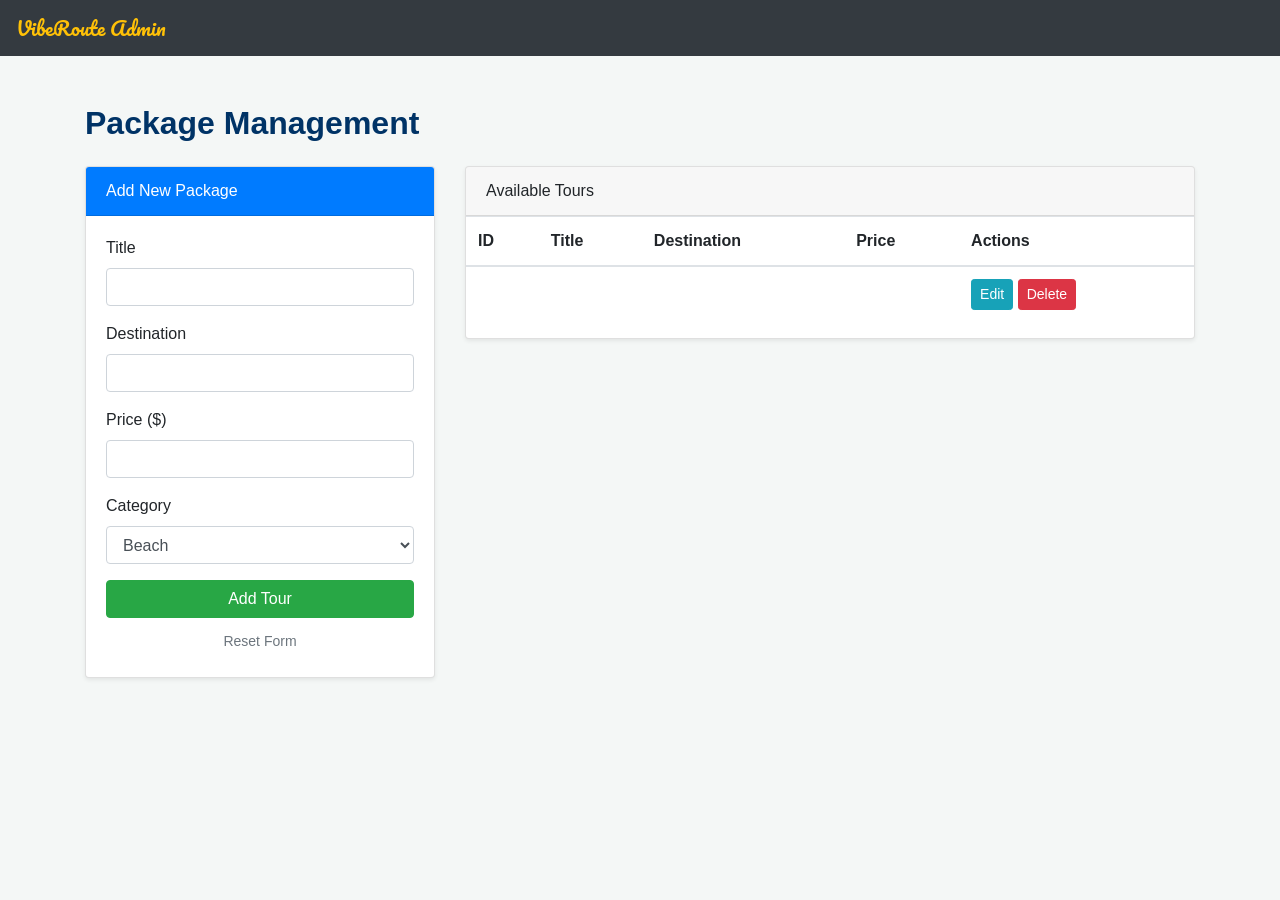
<file: src/main/resources/templates/admin_packages.html>
<!DOCTYPE html>
<html xmlns:th="http://www.thymeleaf.org">
<head>
    <meta charset="UTF-8">
    <title>VibeRoute - Admin Packages</title>

    <link rel="stylesheet"
          href="https://stackpath.bootstrapcdn.com/bootstrap/4.5.2/css/bootstrap.min.css">

    <link rel="stylesheet" th:href="@{/css/styles.css}">

    <link href="https://fonts.googleapis.com/css2?family=Pacifico&display=swap"
          rel="stylesheet">
</head>

<body style="background: #f4f7f6;">

<nav class="navbar navbar-expand-lg bg-dark">
    <a class="navbar-brand text-warning"
       th:href="@{/}"
       style="font-family: 'Pacifico', cursive;">
        VibeRoute Admin
    </a>
</nav>

<div class="container mt-5">

    <h2 class="mb-4"
        style="color: #003366; font-weight: bold;">
        Package Management
    </h2>

    <div class="row">

        <!-- FORM -->
        <div class="col-md-4">

            <div class="card shadow-sm">

                <div class="card-header bg-primary text-white"
                     id="formTitle">
                    Add New Package
                </div>

                <div class="card-body">

                    <form th:action="@{/admin/packages/add}"
                          method="post"
                          id="packageForm">

                        <input type="hidden" name="id">

                        <div class="form-group">
                            <label>Title</label>
                            <input type="text"
                                   name="title"
                                   class="form-control"
                                   required>
                        </div>

                        <div class="form-group">
                            <label>Destination</label>
                            <input type="text"
                                   name="destination"
                                   class="form-control"
                                   required>
                        </div>

                        <div class="form-group">
                            <label>Price ($)</label>
                            <input type="number"
                                   step="0.01"
                                   name="price"
                                   class="form-control"
                                   required>
                        </div>

                        <div class="form-group">
                            <label>Category</label>

                            <select name="category"
                                    class="form-control">

                                <option value="Beach">Beach</option>
                                <option value="Cultural">Cultural</option>
                                <option value="Adventure">Adventure</option>

                            </select>
                        </div>

                        <button type="submit"
                                class="btn btn-success btn-block"
                                id="submitBtn">
                            Add Tour
                        </button>

                        <a th:href="@{/admin/packages}"
                           class="btn btn-link btn-block btn-sm text-muted">
                            Reset Form
                        </a>

                    </form>

                </div>
            </div>
        </div>

        <!-- TABLE -->
        <div class="col-md-8">

            <div class="card shadow-sm">

                <div class="card-header">
                    Available Tours
                </div>

                <div class="table-responsive">

                    <table class="table">

                        <thead>
                        <tr>
                            <th>ID</th>
                            <th>Title</th>
                            <th>Destination</th>
                            <th>Price</th>
                            <th>Actions</th>
                        </tr>
                        </thead>

                        <tbody>

                        <tr th:each="p : ${packages}">

                            <td th:text="${p.id}"></td>

                            <td th:text="${p.title}"></td>

                            <td th:text="${p.destination}"></td>

                            <td th:text="'$' + ${p.price}"></td>

                            <td>

                                <button class="btn btn-sm btn-info"

                                        th:data-id="${p.id}"
                                        th:data-title="${p.title}"
                                        th:data-destination="${p.destination}"
                                        th:data-price="${p.price}"
                                        th:data-category="${p.category}"

                                        onclick="fillEditForm(
                                            this.dataset.id,
                                            this.dataset.title,
                                            this.dataset.destination,
                                            this.dataset.price,
                                            this.dataset.category
                                        )">

                                    Edit

                                </button>

                                <!-- DELETE -->
                                <a th:href="@{'/admin/packages/delete/' + ${p.id}}"
                                   class="btn btn-sm btn-danger"
                                   onclick="return confirm('Delete this package?')">

                                    Delete

                                </a>

                            </td>

                        </tr>

                        </tbody>

                    </table>

                </div>
            </div>
        </div>

    </div>
</div>

<script>

    function fillEditForm(id, title, dest, price, cat) {

        document.getElementById('formTitle').innerText =
            "Edit Package: " + id;

        document.getElementsByName('id')[0].value = id;

        document.getElementsByName('title')[0].value = title;

        document.getElementsByName('destination')[0].value = dest;

        document.getElementsByName('price')[0].value = price;

        document.getElementsByName('category')[0].value = cat;

        document.getElementById('submitBtn').innerText =
            "Update Tour";

        document.getElementById('packageForm').action =
            "/admin/packages/update";
    }

</script>

</body>
</html>
</file>
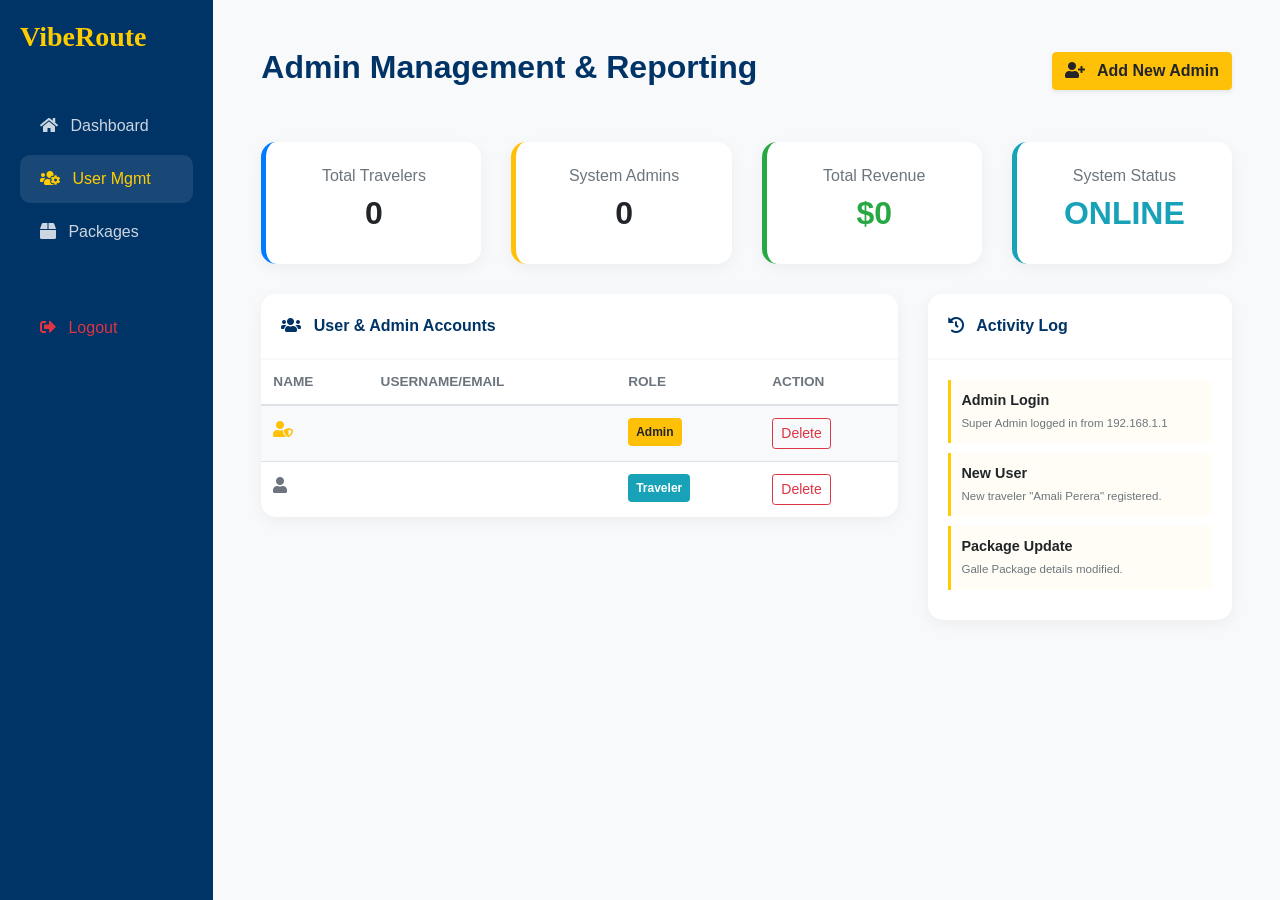
<file: src/main/resources/templates/admin_users.html>
<!DOCTYPE html>
<html xmlns:th="http://www.thymeleaf.org">
<head>
    <meta charset="UTF-8">
    <meta name="viewport" content="width=device-width, initial-scale=1.0">
    <title>Admin Dashboard - VibeRoute</title>
    <link rel="stylesheet" href="https://stackpath.bootstrapcdn.com/bootstrap/4.5.2/css/bootstrap.min.css">
    <link rel="stylesheet" th:href="@{/css/styles.css}">
    <link rel="stylesheet" href="https://cdnjs.cloudflare.com/ajax/libs/font-awesome/5.15.3/css/all.min.css">
    <style>
        .admin-sidebar {
            background: #003366;
            min-height: 100vh;
            color: white;
            padding: 20px;
        }
        .admin-card {
            border: none;
            border-radius: 15px;
            box-shadow: 0 4px 15px rgba(0,0,0,0.05);
            margin-bottom: 30px;
        }
        .card-header-custom {
            background: white;
            border-bottom: 2px solid #f8f9fa;
            padding: 20px;
            border-radius: 15px 15px 0 0;
            font-weight: bold;
            color: #003366;
            display: flex;
            justify-content: space-between;
            align-items: center;
        }
        .nav-link-admin {
            color: rgba(255,255,255,0.8);
            padding: 12px 20px;
            border-radius: 10px;
            margin-bottom: 5px;
            display: block;
            text-decoration: none;
            transition: all 0.3s;
        }
        .nav-link-admin:hover, .nav-link-admin.active {
            background: rgba(255,255,255,0.1);
            color: #ffcc00;
        }
        .table-custom th {
            border-top: none;
            color: #6c757d;
            font-size: 0.85rem;
            text-transform: uppercase;
        }
        .log-item {
            padding: 10px;
            border-left: 3px solid #ffcc00;
            background: #fffdf5;
            margin-bottom: 10px;
            border-radius: 0 5px 5px 0;
            font-size: 0.9rem;
        }
    </style>
</head>
<body style="background: #f8f9fa;">

<div class="container-fluid">
    <div class="row">
        <!-- Sidebar -->
        <div class="col-md-2 admin-sidebar d-none d-md-block">
            <h3 class="font-weight-bold mb-5" style="font-family: 'Pacifico'; color: #ffcc00;">VibeRoute</h3>
            <a th:href="@{/}" class="nav-link-admin"><i class="fas fa-home mr-2"></i> Dashboard</a>
            <a th:href="@{/admin/users}" class="nav-link-admin active"><i class="fas fa-users-cog mr-2"></i> User Mgmt</a>
            <a th:href="@{/admin/packages}" class="nav-link-admin"><i class="fas fa-box mr-2"></i> Packages</a>
            <a th:href="@{/logout}" class="nav-link-admin mt-5 text-danger"><i class="fas fa-sign-out-alt mr-2"></i> Logout</a>
        </div>

        <!-- Main Content -->
        <div class="col-md-10 p-5">
            <div class="d-flex justify-content-between align-items-center mb-5">
                <h2 class="font-weight-bold" style="color: #003366;">Admin Management & Reporting</h2>
                <button class="btn btn-warning font-weight-bold shadow-sm" data-toggle="modal" data-target="#addAdminModal">
                    <i class="fas fa-user-plus mr-2"></i> Add New Admin
                </button>
            </div>

            <div class="row">
                <!-- Statistics -->
                <div class="col-md-3">
                    <div class="card admin-card p-4 text-center border-left border-primary" style="border-width: 5px !important;">
                        <h6 class="text-muted">Total Travelers</h6>
                        <h2 class="font-weight-bold" th:text="${#lists.size(users)}">0</h2>
                    </div>
                </div>
                <div class="col-md-3">
                    <div class="card admin-card p-4 text-center border-left border-warning" style="border-width: 5px !important;">
                        <h6 class="text-muted">System Admins</h6>
                        <h2 class="font-weight-bold" th:text="${#lists.size(admins)}">0</h2>
                    </div>
                </div>
                <div class="col-md-3">
                    <div class="card admin-card p-4 text-center border-left border-success" style="border-width: 5px !important;">
                        <h6 class="text-muted">Total Revenue</h6>
                        <h2 class="font-weight-bold text-success">$<span th:text="${#aggregates.sum(bookings.![totalAmount])}">0</span></h2>
                    </div>
                </div>
                <div class="col-md-3">
                    <div class="card admin-card p-4 text-center border-left border-info" style="border-width: 5px !important;">
                        <h6 class="text-muted">System Status</h6>
                        <h2 class="font-weight-bold text-info">ONLINE</h2>
                    </div>
                </div>
            </div>

            <div class="row">
                <!-- User & Admin Lists -->
                <div class="col-md-8">
                    <div class="card admin-card">
                        <div class="card-header-custom">
                            <span><i class="fas fa-users mr-2"></i> User & Admin Accounts</span>
                        </div>
                        <div class="card-body p-0">
                            <table class="table table-custom table-hover mb-0">
                                <thead>
                                <tr>
                                    <th>Name</th>
                                    <th>Username/Email</th>
                                    <th>Role</th>
                                    <th>Action</th>
                                </tr>
                                </thead>
                                <tbody>
                                <!-- Admins -->
                                <tr th:each="a : ${admins}" class="bg-light">
                                    <td><i class="fas fa-user-shield text-warning mr-2"></i> <span th:text="${a.fullName}"></span></td>
                                    <td th:text="${a.username}"></td>
                                    <td><span class="badge badge-warning p-2" th:text="${a.adminRole}">Admin</span></td>
                                    <td><a th:href="@{'/admin/delete-admin/' + ${a.username}}" class="btn btn-sm btn-outline-danger" onclick="return confirm('Delete admin?')">Delete</a></td>
                                </tr>
                                <!-- Regular Users -->
                                <tr th:each="u : ${users}">
                                    <td><i class="fas fa-user text-muted mr-2"></i> <span th:text="${u.fullName}"></span></td>
                                    <td th:text="${u.username}"></td>
                                    <td><span class="badge badge-info p-2">Traveler</span></td>
                                    <td><a th:href="@{'/admin/delete-user/' + ${u.username}}" class="btn btn-sm btn-outline-danger" onclick="return confirm('Delete user?')">Delete</a></td>
                                </tr>
                                </tbody>
                            </table>
                        </div>
                    </div>
                </div>

                <!-- Activity Log -->
                <div class="col-md-4">
                    <div class="card admin-card">
                        <div class="card-header-custom">
                            <span><i class="fas fa-history mr-2"></i> Activity Log</span>
                        </div>
                        <div class="card-body">
                            <div class="log-item">
                                <strong>Admin Login</strong><br>
                                <small class="text-muted">Super Admin logged in from 192.168.1.1</small>
                            </div>
                            <div class="log-item">
                                <strong>New User</strong><br>
                                <small class="text-muted">New traveler "Amali Perera" registered.</small>
                            </div>
                            <div class="log-item">
                                <strong>Package Update</strong><br>
                                <small class="text-muted">Galle Package details modified.</small>
                            </div>
                        </div>
                    </div>
                </div>
            </div>
        </div>
    </div>
</div>

<!-- Add Admin Modal -->
<div class="modal fade" id="addAdminModal" tabindex="-1" role="dialog">
    <div class="modal-dialog modal-dialog-centered" role="document">
        <div class="modal-content border-0 shadow-lg" style="border-radius: 15px;">
            <div class="modal-header bg-dark text-warning">
                <h5 class="modal-title font-weight-bold">Register New Admin</h5>
                <button type="button" class="close text-white" data-dismiss="modal">&times;</button>
            </div>
            <div class="modal-body p-4">
                <form th:action="@{/admin/add}" method="post">
                    <div class="form-group">
                        <label>Full Name</label>
                        <input type="text" name="fullName" class="form-control" required>
                    </div>
                    <div class="form-group">
                        <label>Username / Email</label>
                        <input type="email" name="username" class="form-control" required>
                    </div>
                    <div class="form-group">
                        <label>Password</label>
                        <input type="password" name="password" class="form-control" required>
                    </div>
                    <div class="form-group">
                        <label>Admin Role</label>
                        <select name="adminRole" class="form-control">
                            <option value="Manager">Manager</option>
                            <option value="SuperAdmin">Super Admin</option>
                            <option value="Moderator">Moderator</option>
                        </select>
                    </div>
                    <!-- Hidden defaults for User inheritance -->
                    <input type="hidden" name="phone" value="000-000">
                    <input type="hidden" name="country" value="Sri Lanka">
                    <input type="hidden" name="birthday" value="1990-01-01">
                    <input type="hidden" name="nicPassport" value="N/A">
                    <input type="hidden" name="gender" value="Other">

                    <button type="submit" class="btn btn-warning btn-block font-weight-bold py-3 mt-4">Create Admin Account</button>
                </form>
            </div>
        </div>
    </div>
</div>

<script src="https://code.jquery.com/jquery-3.5.1.slim.min.js"></script>
<script src="https://cdn.jsdelivr.net/npm/@popperjs/core@2.5.4/dist/umd/popper.min.js"></script>
<script src="https://stackpath.bootstrapcdn.com/bootstrap/4.5.2/js/bootstrap.min.js"></script>
</body>
</html>
</file>
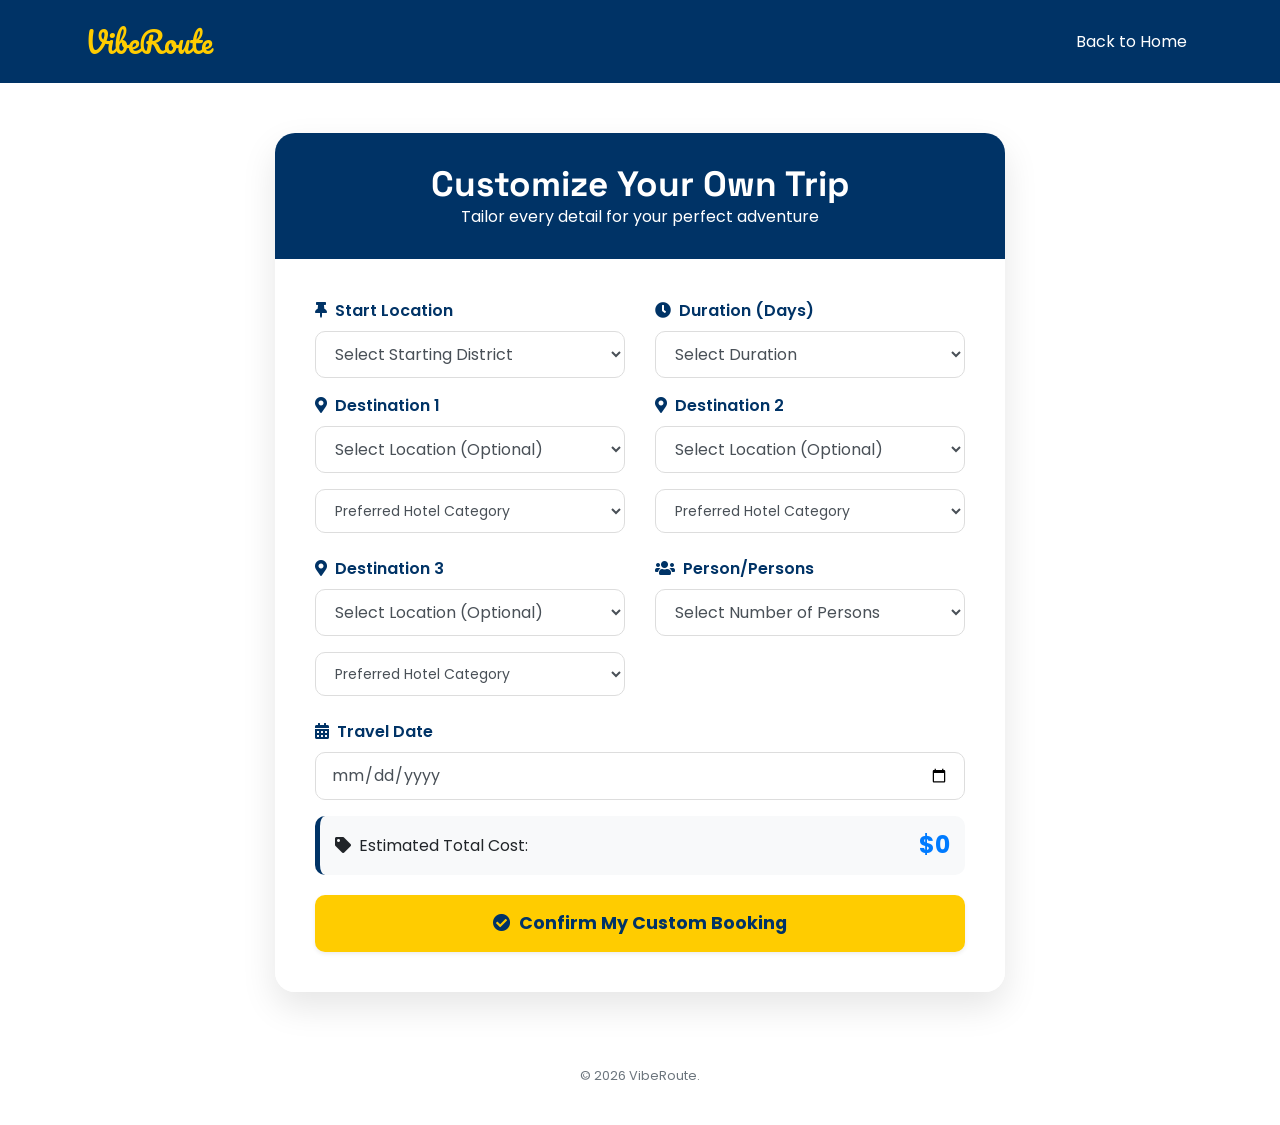
<file: src/main/resources/templates/Customize.html>
<!DOCTYPE html>
<html xmlns:th="http://www.thymeleaf.org">
<head>
    <meta charset="UTF-8">
    <meta name="viewport" content="width=device-width, initial-scale=1.0">
    <title>Customize Your Own Trip - VibeRoute</title>
    <link rel="stylesheet" href="https://stackpath.bootstrapcdn.com/bootstrap/4.5.2/css/bootstrap.min.css">
    <link rel="stylesheet" th:href="@{/css/styles.css}">
    <link rel="stylesheet" href="https://cdnjs.cloudflare.com/ajax/libs/font-awesome/5.15.3/css/all.min.css">
    <link href="https://fonts.googleapis.com/css2?family=Pacifico&family=Space+Grotesk:wght@300..700&family=Poppins:wght@300;400;600&display=swap" rel="stylesheet">
    <style>
        body {
            background: linear-gradient(rgba(255, 255, 255, 0.9), rgba(255, 255, 255, 0.9)),
                        url('https://images.unsplash.com/photo-1506744038136-46273834b3fb?w=1600') no-repeat center center fixed;
            background-size: cover;
            font-family: 'Poppins', sans-serif;
        }
        .navbar {
            background-color: #003366 !important;
            padding: 15px 0;
        }
        .navbar-brand {
            font-family: 'Pacifico', cursive;
            font-size: 1.8rem;
            color: #ffcc00 !important;
        }
        .customize-container {
            margin-top: 50px;
            margin-bottom: 50px;
        }
        .customize-card {
            border: none;
            border-radius: 20px;
            box-shadow: 0 15px 35px rgba(0,0,0,0.1);
            overflow: hidden;
            background: rgba(255, 255, 255, 0.95);
        }
        .card-header-custom {
            background: #003366;
            color: white;
            padding: 30px;
            text-align: center;
        }
        .card-header-custom h2 {
            font-family: 'Space Grotesk', sans-serif;
            font-weight: 700;
            margin-bottom: 0;
            font-size: 2.2rem;
        }
        .form-section {
            padding: 40px;
        }
        .form-group label {
            font-weight: 600;
            color: #003366;
        }
        .form-control {
            border-radius: 10px;
            padding: 10px 15px;
            border: 1px solid #ddd;
            height: auto;
        }
        .form-control:focus {
            box-shadow: 0 0 10px rgba(0, 51, 102, 0.2);
            border-color: #003366;
        }
        .btn-confirm {
            background: #ffcc00;
            color: #003366;
            font-weight: bold;
            padding: 15px;
            border-radius: 10px;
            font-size: 1.1rem;
            transition: all 0.3s ease;
            border: none;
            margin-top: 20px;
        }
        .btn-confirm:hover {
            background: #e6b800;
            transform: translateY(-3px);
            box-shadow: 0 5px 15px rgba(0,0,0,0.2);
        }
        .price-badge {
            background: #f8f9fa;
            padding: 15px;
            border-radius: 10px;
            border-left: 5px solid #003366;
            margin-bottom: 20px;
        }
    </style>
</head>
<body>
<nav class="navbar navbar-expand-lg">
    <div class="container">
        <a class="navbar-brand" th:href="@{/}">VibeRoute</a>
        <div class="navbar-nav ml-auto">
            <a class="nav-link text-white" th:href="@{/}">Back to Home</a>
        </div>
    </div>
</nav>

<div class="container customize-container">
    <div class="row justify-content-center">
        <div class="col-md-8">
            <div class="card customize-card">
                <div class="card-header-custom">
                    <h2>Customize Your Own Trip</h2>
                    <p class="mb-0">Tailor every detail for your perfect adventure</p>
                </div>
                <div class="form-section">
                    <form th:action="@{/book}" method="post">
                        <input type="hidden" name="bookingId" th:value="${booking != null ? booking.bookingId : ''}">
                        <input type="hidden" name="packageId" th:value="${tp != null ? tp.id : (booking != null ? booking.packageId : '')}">

                        <div class="row">
                            <div class="col-md-6">
                                <div class="form-group">
                                    <label><i class="fas fa-thumbtack mr-2"></i>Start Location</label>
                                    <select class="form-control" name="startLocation" required>
                                        <option value="" disabled selected>Select Starting District</option>
                                        <option value="Colombo">Colombo</option>
                                        <option value="Gampaha">Gampaha</option>
                                        <option value="Kalutara">Kalutara</option>
                                        <option value="Kandy">Kandy</option>
                                        <option value="Matale">Matale</option>
                                        <option value="Nuwara Eliya">Nuwara Eliya</option>
                                        <option value="Galle">Galle</option>
                                        <option value="Matara">Matara</option>
                                        <option value="Hambantota">Hambantota</option>
                                        <option value="Jaffna">Jaffna</option>
                                        <option value="Kilinochchi">Kilinochchi</option>
                                        <option value="Mannar">Mannar</option>
                                        <option value="Vavuniya">Vavuniya</option>
                                        <option value="Mullaitivu">Mullaitivu</option>
                                        <option value="Batticaloa">Batticaloa</option>
                                        <option value="Ampara">Ampara</option>
                                        <option value="Trincomalee">Trincomalee</option>
                                        <option value="Kurunegala">Kurunegala</option>
                                        <option value="Puttalam">Puttalam</option>
                                        <option value="Anuradhapura">Anuradhapura</option>
                                        <option value="Polonnaruwa">Polonnaruwa</option>
                                        <option value="Badulla">Badulla</option>
                                        <option value="Moneragala">Moneragala</option>
                                        <option value="Ratnapura">Ratnapura</option>
                                        <option value="Kegalle">Kegalle</option>
                                    </select>
                                </div>
                            </div>
                            <div class="col-md-6">
                                <div class="form-group">
                                    <label><i class="fas fa-clock mr-2"></i>Duration (Days)</label>
                                    <select class="form-control" name="duration" required>
                                        <option value="" disabled selected>Select Duration</option>
                                        <option value="1">1 Day</option>
                                        <option value="2">2 Days</option>
                                        <option value="3">3 Days</option>
                                        <option value="4">4 Days</option>
                                        <option value="5">5 Days</option>
                                        <option value="7">1 Week</option>
                                        <option value="10">10 Days</option>
                                        <option value="14">2 Weeks</option>
                                    </select>
                                </div>
                            </div>
                        </div>
                        <div class="row">
                            <div class="col-md-6">
                                <div class="form-group">
                                    <label><i class="fas fa-map-marker-alt mr-2"></i>Destination 1</label>
                                    <select class="form-control" name="destination1">
                                        <option value="" selected>Select Location (Optional)</option>
                                        <option value="Sigiriya">Sigiriya Rock</option>
                                        <option value="Temple of the Tooth">Temple of the Tooth</option>
                                        <option value="Udawalawe National Park">Udawalawe National Park</option>
                                        <option value="Horton Plains National Park">Horton Plains National Park</option>
                                        <option value="Yala National Park">Yala National Park</option>
                                        <option value="Galle Dutch Fort">Galle Dutch Fort</option>
                                        <option value="Sri Pada / Adam's Peak">Sri Pada / Adam's Peak</option>
                                        <option value="Mirissa Beach">Mirissa Beach</option>
                                        <option value="Pinnawala">Pinnawala Elephant Orphanage</option>
                                        <option value="Wilpattu National Park">Wilpattu National Park</option>
                                        <option value="Weligama">Weligama Bay</option>
                                    </select>
                                </div>
                                <div class="form-group mb-4">
                                    <select class="form-control form-control-sm" name="hotel1">
                                        <option value="" selected>Preferred Hotel Category</option>
                                        <option value="5">5 Star Hotel</option>
                                        <option value="4">4 Star Hotel</option>
                                        <option value="3">3 Star Hotel</option>
                                    </select>
                                </div>
                            </div>
                            <div class="col-md-6">
                                <div class="form-group">
                                    <label><i class="fas fa-map-marker-alt mr-2"></i>Destination 2</label>
                                    <select class="form-control" name="destination2">
                                        <option value="" selected>Select Location (Optional)</option>
                                        <option value="Sigiriya">Sigiriya Rock</option>
                                        <option value="Temple of the Tooth">Temple of the Tooth</option>
                                        <option value="Udawalawe National Park">Udawalawe National Park</option>
                                        <option value="Horton Plains National Park">Horton Plains National Park</option>
                                        <option value="Yala National Park">Yala National Park</option>
                                        <option value="Galle Dutch Fort">Galle Dutch Fort</option>
                                        <option value="Sri Pada / Adam's Peak">Sri Pada / Adam's Peak</option>
                                        <option value="Mirissa Beach">Mirissa Beach</option>
                                        <option value="Pinnawala">Pinnawala Elephant Orphanage</option>
                                        <option value="Wilpattu National Park">Wilpattu National Park</option>
                                        <option value="Weligama">Weligama Bay</option>
                                    </select>
                                </div>
                                <div class="form-group mb-4">
                                    <select class="form-control form-control-sm" name="hotel2">
                                        <option value="" selected>Preferred Hotel Category</option>
                                        <option value="5">5 Star Hotel</option>
                                        <option value="4">4 Star Hotel</option>
                                        <option value="3">3 Star Hotel</option>
                                    </select>
                                </div>
                            </div>
                        </div>
                        <div class="row">
                            <div class="col-md-6">
                                <div class="form-group">
                                    <label><i class="fas fa-map-marker-alt mr-2"></i>Destination 3</label>
                                    <select class="form-control" name="destination3">
                                        <option value="" selected>Select Location (Optional)</option>
                                        <option value="Sigiriya">Sigiriya Rock</option>
                                        <option value="Temple of the Tooth">Temple of the Tooth</option>
                                        <option value="Udawalawe National Park">Udawalawe National Park</option>
                                        <option value="Horton Plains National Park">Horton Plains National Park</option>
                                        <option value="Yala National Park">Yala National Park</option>
                                        <option value="Galle Dutch Fort">Galle Dutch Fort</option>
                                        <option value="Sri Pada / Adam's Peak">Sri Pada / Adam's Peak</option>
                                        <option value="Mirissa Beach">Mirissa Beach</option>
                                        <option value="Pinnawala">Pinnawala Elephant Orphanage</option>
                                        <option value="Wilpattu National Park">Wilpattu National Park</option>
                                        <option value="Weligama">Weligama Bay</option>
                                    </select>
                                </div>
                                <div class="form-group mb-4">
                                    <select class="form-control form-control-sm" name="hotel3">
                                        <option value="" selected>Preferred Hotel Category</option>
                                        <option value="5">5 Star Hotel</option>
                                        <option value="4">4 Star Hotel</option>
                                        <option value="3">3 Star Hotel</option>
                                    </select>
                                </div>
                            </div>
                            <div class="col-md-6">
                                <div class="form-group">
                                    <label><i class="fas fa-users mr-2"></i>Person/Persons</label>
                                    <select class="form-control" name="persons" required>
                                        <option value="" disabled selected>Select Number of Persons</option>
                                        <option value="1">1 Person</option>
                                        <option value="2">2 Persons</option>
                                        <option value="3">3 Persons</option>
                                        <option value="4">4 Persons</option>
                                        <option value="5">5 Persons</option>
                                        <option value="group">Group (6+)</option>
                                    </select>
                                </div>
                            </div>
                        </div>
                        <div class="row">
                            <div class="col-md-12">
                                <div class="form-group">
                                    <label><i class="fas fa-calendar-alt mr-2"></i>Travel Date</label>
                                    <input type="date" name="travelDate" class="form-control" th:value="${booking != null ? booking.travelDate : ''}" required max="2030-12-31">
                                </div>
                            </div>
                        </div>

                        <div class="price-badge">
                            <div class="d-flex justify-content-between align-items-center">
                                <span><i class="fas fa-tag mr-2"></i>Estimated Total Cost:</span>
                                <h4 class="mb-0 text-primary font-weight-bold">$<span id="displayPrice">0</span></h4>
                            </div>
                            <input type="hidden" id="hiddenTotalCost" name="totalCost" value="0">
                        </div>

                        <button type="submit" class="btn btn-confirm btn-block shadow-sm">
                            <i class="fas fa-check-circle mr-2"></i>Confirm My Custom Booking
                        </button>
                    </form>
                </div>
            </div>
        </div>
    </div>
</div>

<footer class="text-center py-4">
    <p class="text-muted small">&copy; 2026 VibeRoute.</p>
</footer>

<!-- Bootstrap and FontAwesome -->
<script src="https://code.jquery.com/jquery-3.5.1.slim.min.js"></script>
<script src="https://cdn.jsdelivr.net/npm/@popperjs/core@2.5.4/dist/umd/popper.min.js"></script>
<script src="https://stackpath.bootstrapcdn.com/bootstrap/4.5.2/js/bootstrap.min.js"></script>

<script>
    function calculateTotal() {
        let duration = parseInt(document.getElementsByName('duration')[0].value) || 0;
        let personsVal = document.getElementsByName('persons')[0].value;
        let persons = personsVal === 'group' ? 6 : (parseInt(personsVal) || 0);

        let hotelPremium = 0;
        const hotelSelects = ['hotel1', 'hotel2', 'hotel3'];
        hotelSelects.forEach(name => {
            let val = document.getElementsByName(name)[0].value;
            if (val === '5') hotelPremium += 100;
            else if (val === '4') hotelPremium += 60;
            else if (val === '3') hotelPremium += 30;
        });

        // Logic: (Duration * 40) + (Persons * 100) + (Hotel Premiums * Duration)
        let total = 0;
        if (duration > 0 && persons > 0) {
            total = (duration * 50) + (persons * 100) + (hotelPremium * duration);
        }

        document.getElementById('displayPrice').innerText = total;
        document.getElementById('hiddenTotalCost').value = total;
    }

    // Add event listeners to all relevant fields
    document.addEventListener('DOMContentLoaded', function() {
        const fields = ['duration', 'persons', 'hotel1', 'hotel2', 'hotel3'];
        fields.forEach(fieldName => {
            document.getElementsByName(fieldName)[0].addEventListener('change', calculateTotal);
        });

        // Set min date to today
        const dateInput = document.getElementsByName('travelDate')[0];
        const today = new Date().toISOString().split('T')[0];
        dateInput.setAttribute('min', today);

        calculateTotal(); // Initial calculation
    });
</script>
</body>
</html>
</file>
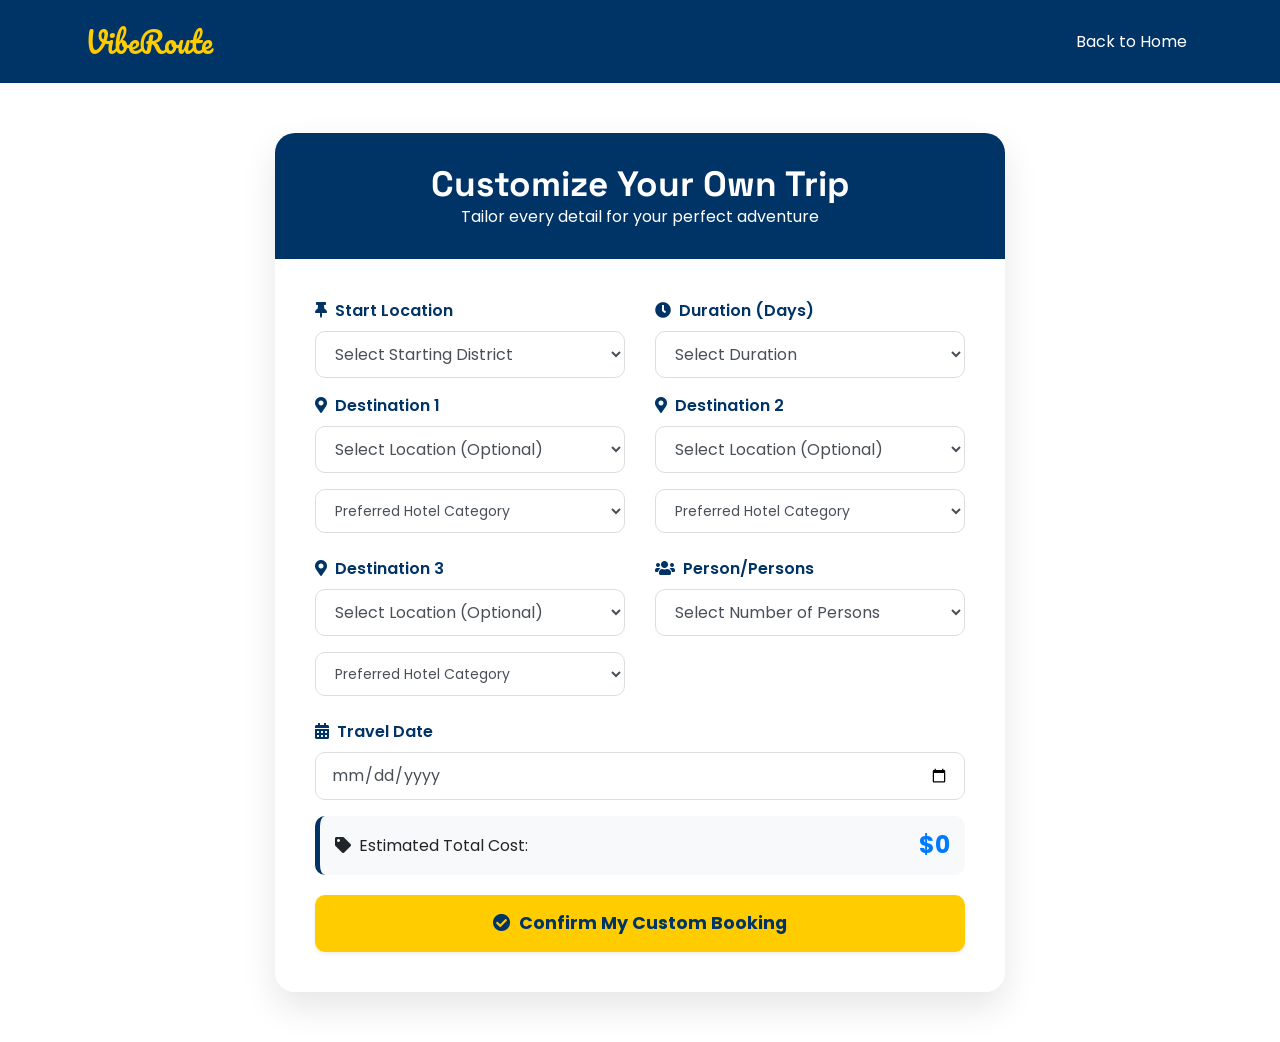
<file: src/main/resources/templates/customize.html>
<!DOCTYPE html>
<html xmlns:th="http://www.thymeleaf.org">
<head>
    <meta charset="UTF-8">
    <meta name="viewport" content="width=device-width, initial-scale=1.0">
    <title>Customize Your Own Trip - VibeRoute</title>
    <link rel="stylesheet" href="https://stackpath.bootstrapcdn.com/bootstrap/4.5.2/css/bootstrap.min.css">
    <link rel="stylesheet" th:href="@{/css/styles.css}">
    <link rel="stylesheet" href="https://cdnjs.cloudflare.com/ajax/libs/font-awesome/5.15.3/css/all.min.css">
    <link href="https://fonts.googleapis.com/css2?family=Pacifico&family=Space+Grotesk:wght@300..700&family=Poppins:wght@300;400;600&display=swap" rel="stylesheet">
    <style>
        body {
            background: linear-gradient(rgba(255, 255, 255, 0.9), rgba(255, 255, 255, 0.9)), 
                        url('https://images.unsplash.com/photo-1506744038136-46273834b3fb?w=1600') no-repeat center center fixed;
            background-size: cover;
            font-family: 'Poppins', sans-serif;
        }
        .navbar {
            background-color: #003366 !important;
            padding: 15px 0;
        }
        .navbar-brand {
            font-family: 'Pacifico', cursive;
            font-size: 1.8rem;
            color: #ffcc00 !important;
        }
        .customize-container {
            margin-top: 50px;
            margin-bottom: 50px;
        }
        .customize-card {
            border: none;
            border-radius: 20px;
            box-shadow: 0 15px 35px rgba(0,0,0,0.1);
            overflow: hidden;
            background: rgba(255, 255, 255, 0.95);
        }
        .card-header-custom {
            background: #003366;
            color: white;
            padding: 30px;
            text-align: center;
        }
        .card-header-custom h2 {
            font-family: 'Space Grotesk', sans-serif;
            font-weight: 700;
            margin-bottom: 0;
            font-size: 2.2rem;
        }
        .form-section {
            padding: 40px;
        }
        .form-group label {
            font-weight: 600;
            color: #003366;
        }
        .form-control {
            border-radius: 10px;
            padding: 10px 15px;
            border: 1px solid #ddd;
            height: auto;
        }
        .form-control:focus {
            box-shadow: 0 0 10px rgba(0, 51, 102, 0.2);
            border-color: #003366;
        }
        .btn-confirm {
            background: #ffcc00;
            color: #003366;
            font-weight: bold;
            padding: 15px;
            border-radius: 10px;
            font-size: 1.1rem;
            transition: all 0.3s ease;
            border: none;
            margin-top: 20px;
        }
        .btn-confirm:hover {
            background: #e6b800;
            transform: translateY(-3px);
            box-shadow: 0 5px 15px rgba(0,0,0,0.2);
        }
        .price-badge {
            background: #f8f9fa;
            padding: 15px;
            border-radius: 10px;
            border-left: 5px solid #003366;
            margin-bottom: 20px;
        }
    </style>
</head>
<body>
    <nav class="navbar navbar-expand-lg">
        <div class="container">
            <a class="navbar-brand" th:href="@{/}">VibeRoute</a>
            <div class="navbar-nav ml-auto">
                <a class="nav-link text-white" th:href="@{/}">Back to Home</a>
            </div>
        </div>
    </nav>

    <div class="container customize-container">
        <div class="row justify-content-center">
            <div class="col-md-8">
                <div class="card customize-card">
                    <div class="card-header-custom">
                        <h2>Customize Your Own Trip</h2>
                        <p class="mb-0">Tailor every detail for your perfect adventure</p>
                    </div>
                    <div class="form-section">
                        <form th:action="@{/book}" method="post">
                            <input type="hidden" name="bookingId" th:value="${booking != null ? booking.bookingId : ''}">
                            <input type="hidden" name="packageId" th:value="${tp != null ? tp.id : (booking != null ? booking.packageId : '')}">
                            
                            <div class="row">
                                <div class="col-md-6">
                                    <div class="form-group">
                                        <label><i class="fas fa-thumbtack mr-2"></i>Start Location</label>
                                        <select class="form-control" name="startLocation" required>
                                            <option value="" disabled selected>Select Starting District</option>
                                            <option value="Colombo">Colombo</option>
                                            <option value="Gampaha">Gampaha</option>
                                            <option value="Kalutara">Kalutara</option>
                                            <option value="Kandy">Kandy</option>
                                            <option value="Matale">Matale</option>
                                            <option value="Nuwara Eliya">Nuwara Eliya</option>
                                            <option value="Galle">Galle</option>
                                            <option value="Matara">Matara</option>
                                            <option value="Hambantota">Hambantota</option>
                                            <option value="Jaffna">Jaffna</option>
                                            <option value="Kilinochchi">Kilinochchi</option>
                                            <option value="Mannar">Mannar</option>
                                            <option value="Vavuniya">Vavuniya</option>
                                            <option value="Mullaitivu">Mullaitivu</option>
                                            <option value="Batticaloa">Batticaloa</option>
                                            <option value="Ampara">Ampara</option>
                                            <option value="Trincomalee">Trincomalee</option>
                                            <option value="Kurunegala">Kurunegala</option>
                                            <option value="Puttalam">Puttalam</option>
                                            <option value="Anuradhapura">Anuradhapura</option>
                                            <option value="Polonnaruwa">Polonnaruwa</option>
                                            <option value="Badulla">Badulla</option>
                                            <option value="Moneragala">Moneragala</option>
                                            <option value="Ratnapura">Ratnapura</option>
                                            <option value="Kegalle">Kegalle</option>
                                        </select>
                                    </div>
                                </div>
                                <div class="col-md-6">
                                    <div class="form-group">
                                        <label><i class="fas fa-clock mr-2"></i>Duration (Days)</label>
                                        <select class="form-control" name="duration" required>
                                            <option value="" disabled selected>Select Duration</option>
                                            <option value="1">1 Day</option>
                                            <option value="2">2 Days</option>
                                            <option value="3">3 Days</option>
                                            <option value="4">4 Days</option>
                                            <option value="5">5 Days</option>
                                            <option value="7">1 Week</option>
                                            <option value="10">10 Days</option>
                                            <option value="14">2 Weeks</option>
                                        </select>
                                    </div>
                                </div>
                            </div>
                            <div class="row">
                                <div class="col-md-6">
                                    <div class="form-group">
                                        <label><i class="fas fa-map-marker-alt mr-2"></i>Destination 1</label>
                                        <select class="form-control" name="destination1">
                                            <option value="" selected>Select Location (Optional)</option>
                                            <option value="Sigiriya">Sigiriya Rock</option>
                                            <option value="Temple of the Tooth">Temple of the Tooth</option>
                                            <option value="Udawalawe National Park">Udawalawe National Park</option>
                                            <option value="Horton Plains National Park">Horton Plains National Park</option>
                                            <option value="Yala National Park">Yala National Park</option>
                                            <option value="Galle Dutch Fort">Galle Dutch Fort</option>
                                            <option value="Sri Pada / Adam's Peak">Sri Pada / Adam's Peak</option>
                                            <option value="Mirissa Beach">Mirissa Beach</option>
                                            <option value="Pinnawala">Pinnawala Elephant Orphanage</option>
                                            <option value="Wilpattu National Park">Wilpattu National Park</option>
                                            <option value="Weligama">Weligama Bay</option>
                                        </select>
                                    </div>
                                    <div class="form-group mb-4">
                                        <select class="form-control form-control-sm" name="hotel1">
                                            <option value="" selected>Preferred Hotel Category</option>
                                            <option value="5">5 Star Hotel</option>
                                            <option value="4">4 Star Hotel</option>
                                            <option value="3">3 Star Hotel</option>
                                        </select>
                                    </div>
                                </div>
                                <div class="col-md-6">
                                    <div class="form-group">
                                        <label><i class="fas fa-map-marker-alt mr-2"></i>Destination 2</label>
                                        <select class="form-control" name="destination2">
                                            <option value="" selected>Select Location (Optional)</option>
                                            <option value="Sigiriya">Sigiriya Rock</option>
                                            <option value="Temple of the Tooth">Temple of the Tooth</option>
                                            <option value="Udawalawe National Park">Udawalawe National Park</option>
                                            <option value="Horton Plains National Park">Horton Plains National Park</option>
                                            <option value="Yala National Park">Yala National Park</option>
                                            <option value="Galle Dutch Fort">Galle Dutch Fort</option>
                                            <option value="Sri Pada / Adam's Peak">Sri Pada / Adam's Peak</option>
                                            <option value="Mirissa Beach">Mirissa Beach</option>
                                            <option value="Pinnawala">Pinnawala Elephant Orphanage</option>
                                            <option value="Wilpattu National Park">Wilpattu National Park</option>
                                            <option value="Weligama">Weligama Bay</option>
                                        </select>
                                    </div>
                                    <div class="form-group mb-4">
                                        <select class="form-control form-control-sm" name="hotel2">
                                            <option value="" selected>Preferred Hotel Category</option>
                                            <option value="5">5 Star Hotel</option>
                                            <option value="4">4 Star Hotel</option>
                                            <option value="3">3 Star Hotel</option>
                                        </select>
                                    </div>
                                </div>
                            </div>
                            <div class="row">
                                <div class="col-md-6">
                                    <div class="form-group">
                                        <label><i class="fas fa-map-marker-alt mr-2"></i>Destination 3</label>
                                        <select class="form-control" name="destination3">
                                            <option value="" selected>Select Location (Optional)</option>
                                            <option value="Sigiriya">Sigiriya Rock</option>
                                            <option value="Temple of the Tooth">Temple of the Tooth</option>
                                            <option value="Udawalawe National Park">Udawalawe National Park</option>
                                            <option value="Horton Plains National Park">Horton Plains National Park</option>
                                            <option value="Yala National Park">Yala National Park</option>
                                            <option value="Galle Dutch Fort">Galle Dutch Fort</option>
                                            <option value="Sri Pada / Adam's Peak">Sri Pada / Adam's Peak</option>
                                            <option value="Mirissa Beach">Mirissa Beach</option>
                                            <option value="Pinnawala">Pinnawala Elephant Orphanage</option>
                                            <option value="Wilpattu National Park">Wilpattu National Park</option>
                                            <option value="Weligama">Weligama Bay</option>
                                        </select>
                                    </div>
                                    <div class="form-group mb-4">
                                        <select class="form-control form-control-sm" name="hotel3">
                                            <option value="" selected>Preferred Hotel Category</option>
                                            <option value="5">5 Star Hotel</option>
                                            <option value="4">4 Star Hotel</option>
                                            <option value="3">3 Star Hotel</option>
                                        </select>
                                    </div>
                                </div>
                                <div class="col-md-6">
                                    <div class="form-group">
                                        <label><i class="fas fa-users mr-2"></i>Person/Persons</label>
                                        <select class="form-control" name="persons" required>
                                            <option value="" disabled selected>Select Number of Persons</option>
                                            <option value="1">1 Person</option>
                                            <option value="2">2 Persons</option>
                                            <option value="3">3 Persons</option>
                                            <option value="4">4 Persons</option>
                                            <option value="5">5 Persons</option>
                                            <option value="group">Group (6+)</option>
                                        </select>
                                    </div>
                                </div>
                            </div>
                            <div class="row">
                                <div class="col-md-12">
                                    <div class="form-group">
                                        <label><i class="fas fa-calendar-alt mr-2"></i>Travel Date</label>
                                        <input type="date" name="travelDate" class="form-control" th:value="${booking != null ? booking.travelDate : ''}" required max="2030-12-31">
                                    </div>
                                </div>
                            </div>

                            <div class="price-badge">
                                <div class="d-flex justify-content-between align-items-center">
                                    <span><i class="fas fa-tag mr-2"></i>Estimated Total Cost:</span>
                                    <h4 class="mb-0 text-primary font-weight-bold">$<span id="displayPrice">0</span></h4>
                                </div>
                                <input type="hidden" id="hiddenTotalCost" name="totalCost" value="0">
                            </div>
                            
                            <button type="submit" class="btn btn-confirm btn-block shadow-sm">
                                <i class="fas fa-check-circle mr-2"></i>Confirm My Custom Booking
                            </button>
                        </form>
                    </div>
                </div>
            </div>
        </div>
    </div>


    <!-- Bootstrap and FontAwesome -->
    <script src="https://code.jquery.com/jquery-3.5.1.slim.min.js"></script>
    <script src="https://cdn.jsdelivr.net/npm/@popperjs/core@2.5.4/dist/umd/popper.min.js"></script>
    <script src="https://stackpath.bootstrapcdn.com/bootstrap/4.5.2/js/bootstrap.min.js"></script>

    <script>
        function calculateTotal() {
            let duration = parseInt(document.getElementsByName('duration')[0].value) || 0;
            let personsVal = document.getElementsByName('persons')[0].value;
            let persons = personsVal === 'group' ? 6 : (parseInt(personsVal) || 0);
            
            let hotelPremium = 0;
            const hotelSelects = ['hotel1', 'hotel2', 'hotel3'];
            hotelSelects.forEach(name => {
                let val = document.getElementsByName(name)[0].value;
                if (val === '5') hotelPremium += 100;
                else if (val === '4') hotelPremium += 60;
                else if (val === '3') hotelPremium += 30;
            });

            // Logic: (Duration * 40) + (Persons * 100) + (Hotel Premiums * Duration)
            let total = 0;
            if (duration > 0 && persons > 0) {
                total = (duration * 50) + (persons * 100) + (hotelPremium * duration);
            }

            document.getElementById('displayPrice').innerText = total;
            document.getElementById('hiddenTotalCost').value = total;
        }

        // Add event listeners to all relevant fields
        document.addEventListener('DOMContentLoaded', function() {
            const fields = ['duration', 'persons', 'hotel1', 'hotel2', 'hotel3'];
            fields.forEach(fieldName => {
                document.getElementsByName(fieldName)[0].addEventListener('change', calculateTotal);
            });
            
            // Set min date to today
            const dateInput = document.getElementsByName('travelDate')[0];
            const today = new Date().toISOString().split('T')[0];
            dateInput.setAttribute('min', today);
            
            calculateTotal(); // Initial calculation
        });
    </script>
</body>
</html>
</file>
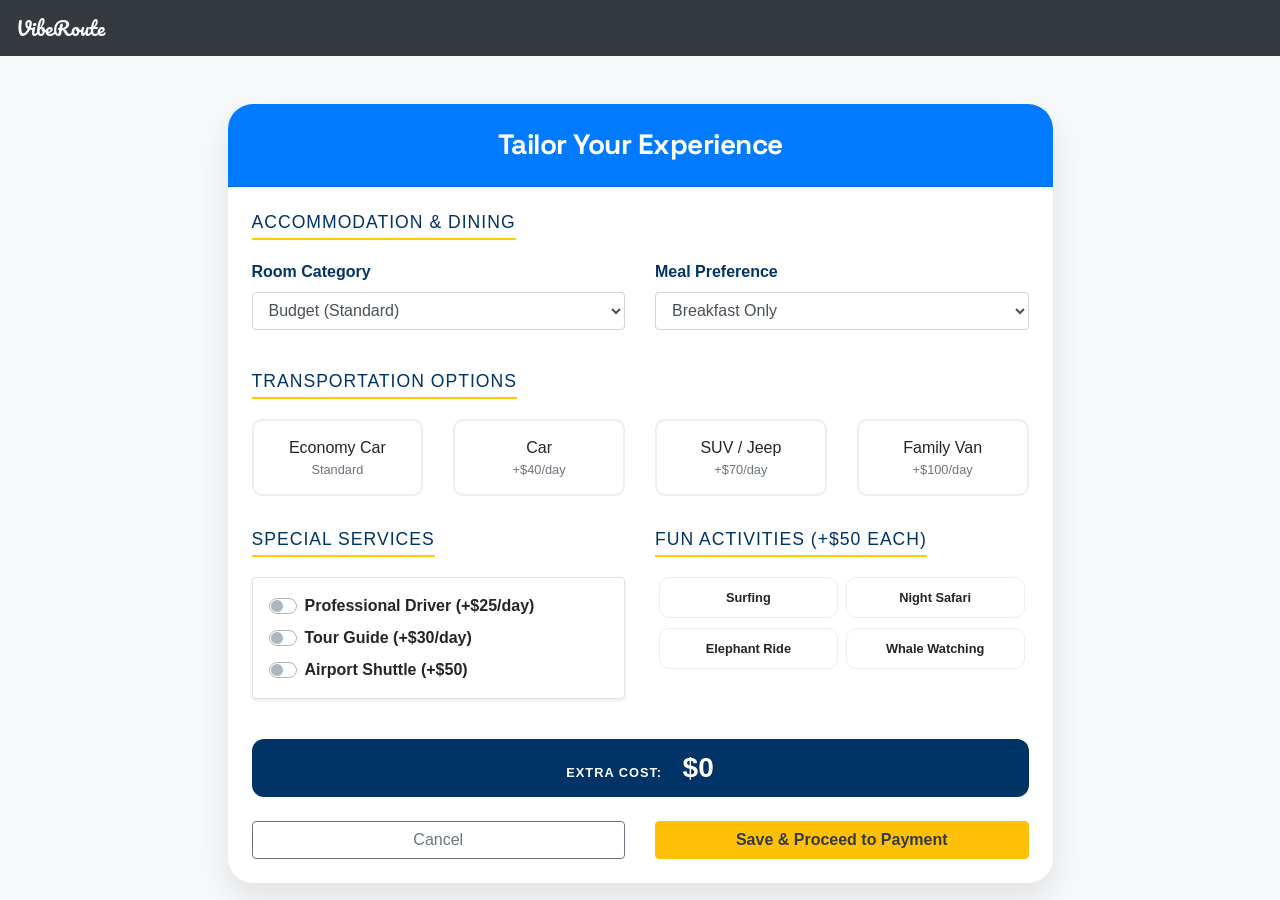
<file: src/main/resources/templates/customize_form.html>
<!DOCTYPE html>
<html xmlns:th="http://www.thymeleaf.org">
<head>
    <meta charset="UTF-8">
    <title>Extra Customization - VibeRoute</title>
    <link rel="stylesheet" href="https://stackpath.bootstrapcdn.com/bootstrap/4.5.2/css/bootstrap.min.css">
    <link rel="stylesheet" th:href="@{/css/styles.css}">
    <link rel="stylesheet" href="https://cdnjs.cloudflare.com/ajax/libs/font-awesome/5.15.3/css/all.min.css">
    <link href="https://fonts.googleapis.com/css2?family=Pacifico&family=Space+Grotesk:wght@300..700&display=swap" rel="stylesheet">
    <style>
        body { font-family: 'Poppins', sans-serif; }
        .custom-card { border-radius: 25px; border: none; box-shadow: 0 15px 35px rgba(0,0,0,0.1); overflow: hidden; }
        .card-header h3 { font-family: 'Space Grotesk', sans-serif; font-weight: 700; letter-spacing: -0.5px; }
        .form-label { font-weight: 600; color: #003366; }
        .section-title { border-bottom: 2px solid #ffcc00; display: inline-block; padding-bottom: 5px; margin-bottom: 20px; color: #003366; font-size: 1.1rem; text-transform: uppercase; letter-spacing: 1px; }
        .vehicle-option { cursor: pointer; transition: all 0.2s; border: 2px solid #eee; border-radius: 10px; padding: 15px; text-align: center; display: block; }
        .vehicle-option:hover { background: #f8f9fa; border-color: #ddd; }
        .vehicle-radio:checked + .vehicle-option { border-color: #003366; background: rgba(0, 51, 102, 0.05); color: #003366; font-weight: bold; }
        .vehicle-radio { display: none; }
        .activity-box { background: #fff; border: 1px solid #eee; border-radius: 10px; padding: 10px 15px; transition: all 0.2s; cursor: pointer; display: block; margin-bottom: 10px; }
        .activity-box:hover { border-color: #003366; }
        .activity-check:checked + .activity-box { background: #003366; color: #fff; border-color: #003366; }
        .activity-check { display: none; }
    </style>
</head>
<body class="bg-light">
    <nav class="navbar navbar-expand-lg navbar-dark bg-dark">
        <a class="navbar-brand" th:href="@{/}" style="font-family: 'Pacifico', cursive;">VibeRoute</a>
    </nav>

    <div class="container mt-5">
        <div class="row justify-content-center">
            <div class="col-md-9">
                <div class="card custom-card">
                    <div class="card-header bg-primary text-white text-center py-4">
                        <h3 class="mb-0">Tailor Your Experience</h3>
                    </div>
                    <div class="card-body p-4">
                        <form th:action="@{/customization/save}" th:object="${customization}" method="post" id="mainForm">
                            <input type="hidden" th:field="*{customizationId}">
                            <input type="hidden" th:field="*{bookingId}">
                            <input type="hidden" th:field="*{extraActivities}" id="hiddenActivities">
                            
                            <h5 class="section-title">Accommodation & Dining</h5>
                            <div class="row mb-4">
                                <div class="col-md-6">
                                    <div class="form-group">
                                        <label class="form-label">Room Category</label>
                                        <select th:field="*{roomType}" class="form-control" id="roomTypeSelect">
                                            <option value="Budget">Budget (Standard)</option>
                                            <option value="Semi-Luxury">Semi-Luxury (Comfort)</option>
                                            <option value="Luxury">Luxury (Premium)</option>
                                        </select>
                                    </div>
                                </div>
                                <div class="col-md-6">
                                    <div class="form-group">
                                        <label class="form-label">Meal Preference</label>
                                        <select th:field="*{mealPlan}" class="form-control" id="mealPlanSelect">
                                            <option value="Breakfast Only">Breakfast Only</option>
                                            <option value="Half Board">Half Board (B+D)</option>
                                            <option value="Full Board">Full Board (B+L+D)</option>
                                            <option value="All Inclusive">All Inclusive</option>
                                        </select>
                                    </div>
                                </div>
                            </div>

                            <h5 class="section-title">Transportation Options</h5>
                            <div class="row mb-4">
                                <div class="col-md-3">
                                    <input type="radio" th:field="*{vehicleType}" value="Economy Car" id="v1" class="vehicle-radio">
                                    <label for="v1" class="vehicle-option">
                                        <div>Economy Car</div>
                                        <div class="text-muted small">Standard</div>
                                    </label>
                                </div>
                                <div class="col-md-3">
                                    <input type="radio" th:field="*{vehicleType}" value="Car" id="v2" class="vehicle-radio">
                                    <label for="v2" class="vehicle-option">
                                        <div>Car</div>
                                        <div class="text-muted small">+$40/day</div>
                                    </label>
                                </div>
                                <div class="col-md-3">
                                    <input type="radio" th:field="*{vehicleType}" value="SUV" id="v3" class="vehicle-radio">
                                    <label for="v3" class="vehicle-option">
                                        <div>SUV / Jeep</div>
                                        <div class="text-muted small">+$70/day</div>
                                    </label>
                                </div>
                                <div class="col-md-3">
                                    <input type="radio" th:field="*{vehicleType}" value="Family Van" id="v4" class="vehicle-radio">
                                    <label for="v4" class="vehicle-option">
                                        <div>Family Van</div>
                                        <div class="text-muted small">+$100/day</div>
                                    </label>
                                </div>
                            </div>

                            <div class="row">
                                <div class="col-md-6">
                                    <h5 class="section-title">Special Services</h5>
                                    <div class="form-group border p-3 rounded bg-white shadow-sm">
                                        <div class="custom-control custom-switch mb-2">
                                            <input type="checkbox" class="custom-control-input" id="driverSwitch" th:field="*{needsDriver}">
                                            <label class="custom-control-label font-weight-bold" for="driverSwitch">Professional Driver (+$25/day)</label>
                                        </div>
                                        <div class="custom-control custom-switch mb-2">
                                            <input type="checkbox" class="custom-control-input" id="guideSwitch" th:field="*{needsGuide}">
                                            <label class="custom-control-label font-weight-bold" for="guideSwitch">Tour Guide (+$30/day)</label>
                                        </div>
                                        <div class="custom-control custom-switch">
                                            <input type="checkbox" class="custom-control-input" id="pickupSwitch" th:field="*{needsAirportPickup}">
                                            <label class="custom-control-label font-weight-bold" for="pickupSwitch">Airport Shuttle (+$50)</label>
                                        </div>
                                    </div>
                                </div>
                                <div class="col-md-6">
                                    <h5 class="section-title">Fun Activities (+$50 each)</h5>
                                    <div class="row no-gutters">
                                        <div class="col-6 px-1">
                                            <input type="checkbox" class="activity-check" id="act1" value="Surfing">
                                            <label for="act1" class="activity-box small font-weight-bold text-center">Surfing</label>
                                        </div>
                                        <div class="col-6 px-1">
                                            <input type="checkbox" class="activity-check" id="act2" value="Night Safari">
                                            <label for="act2" class="activity-box small font-weight-bold text-center">Night Safari</label>
                                        </div>
                                        <div class="col-6 px-1">
                                            <input type="checkbox" class="activity-check" id="act3" value="Elephant Ride">
                                            <label for="act3" class="activity-box small font-weight-bold text-center">Elephant Ride</label>
                                        </div>
                                        <div class="col-6 px-1">
                                            <input type="checkbox" class="activity-check" id="act4" value="Whale Watching">
                                            <label for="act4" class="activity-box small font-weight-bold text-center">Whale Watching</label>
                                        </div>
                                    </div>
                                </div>
                            </div>
                            
                            <div class="alert alert-dark mt-4 border-0 text-center" style="background: #003366; color: white; border-radius: 12px;">
                                <span class="font-weight-bold text-uppercase small mr-3" style="letter-spacing: 1px;">Extra Cost:</span>
                                <h3 class="d-inline-block mb-0 font-weight-bold">$<span id="costDisplay">0</span></h3>
                                <input type="hidden" th:field="*{additionalCost}" id="hiddenCost">
                            </div>
                            
                            <div class="row mt-4">
                                <div class="col-6">
                                    <a th:href="@{/my-bookings}" class="btn btn-outline-secondary btn-block">Cancel</a>
                                </div>
                                <div class="col-6">
                                    <button type="submit" class="btn btn-warning btn-block font-weight-bold text-dark">Save & Proceed to Payment</button>
                                </div>
                            </div>
                        </form>
                    </div>
                </div>
            </div>
        </div>
    </div>

    <script>
        function updateCost() {
            let cost = 0;
            
            // Room
            let room = document.getElementById('roomTypeSelect').value;
            if(room === 'Luxury') cost += 150;
            else if(room === 'Semi-Luxury') cost += 75;

            // Meal
            let meal = document.getElementById('mealPlanSelect').value;
            if(meal === 'All Inclusive') cost += 100;
            else if(meal === 'Full Board') cost += 60;
            else if(meal === 'Half Board') cost += 30;

            // Vehicle
            let vehicleEl = document.querySelector('input[name="vehicleType"]:checked');
            if(vehicleEl) {
                let vehicle = vehicleEl.value;
                if(vehicle === 'Car') cost += 120;
                else if(vehicle === 'SUV') cost += 210;
                else if(vehicle === 'Family Van') cost += 300;
            }

            // Activities
            let selectedActs = [];
            document.querySelectorAll('.activity-check:checked').forEach(cb => {
                selectedActs.push(cb.value);
            });
            cost += selectedActs.length * 50;
            document.getElementById('hiddenActivities').value = selectedActs.join(', ');

            // Services
            if (document.getElementById('driverSwitch').checked) cost += 75; // 3 days est
            if (document.getElementById('guideSwitch').checked) cost += 90; 
            if (document.getElementById('pickupSwitch').checked) cost += 50;

            document.getElementById('costDisplay').innerText = cost;
            document.getElementById('hiddenCost').value = cost;
        }

        function initActivities() {
            let currentActs = document.getElementById('hiddenActivities').value.split(', ');
            document.querySelectorAll('.activity-check').forEach(cb => {
                if(currentActs.includes(cb.value)) cb.checked = true;
            });
            updateCost();
        }

        document.querySelectorAll('select, input').forEach(el => {
            el.addEventListener('change', updateCost);
        });
        
        window.onload = initActivities;
    </script>
</body>
</html>
</file>
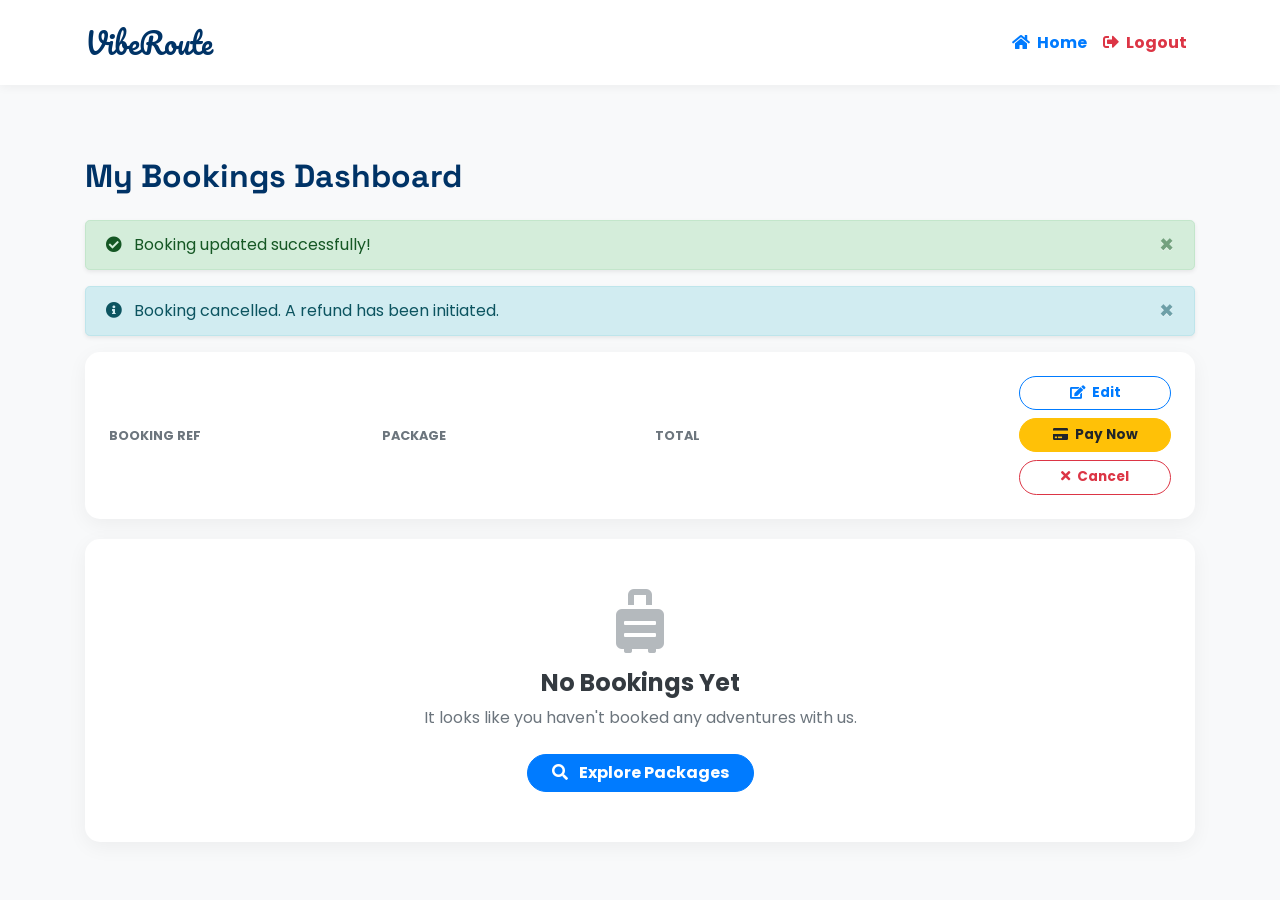
<file: src/main/resources/templates/my-bookings.html>
<!DOCTYPE html>
<html xmlns:th="http://www.thymeleaf.org">
<head>
    <meta charset="UTF-8">
    <title>VibeRoute - My Bookings</title>
    <link rel="stylesheet" href="https://stackpath.bootstrapcdn.com/bootstrap/4.5.2/css/bootstrap.min.css">
    <link rel="stylesheet" href="https://cdnjs.cloudflare.com/ajax/libs/font-awesome/5.15.3/css/all.min.css">
    <link href="https://fonts.googleapis.com/css2?family=Pacifico&family=Space+Grotesk:wght@300..700&family=Poppins:wght@300;400;600&display=swap" rel="stylesheet">
    <style>
        :root {
            --primary: #003366;
            --secondary: #ffcc00;
            --bg-light: #f8f9fa;
        }
        body { 
            font-family: 'Poppins', sans-serif; 
            background-color: var(--bg-light);
        }
        .navbar {
            background: #fff;
            box-shadow: 0 2px 10px rgba(0,0,0,0.05);
        }
        .navbar-brand {
            font-family: 'Pacifico', cursive;
            font-size: 1.8rem;
            color: var(--primary) !important;
        }
        .header-title {
            font-family: 'Space Grotesk', sans-serif;
            font-weight: 700;
            color: var(--primary);
        }
        .booking-card {
            border: none;
            border-radius: 15px;
            box-shadow: 0 5px 20px rgba(0,0,0,0.05);
            transition: all 0.3s;
            margin-bottom: 20px;
        }
        .booking-card:hover {
            transform: translateY(-5px);
            box-shadow: 0 10px 30px rgba(0,0,0,0.1);
        }
        .badge-status {
            font-size: 0.9rem;
            padding: 8px 12px;
            border-radius: 50px;
        }
        .btn-custom {
            border-radius: 50px;
            font-weight: bold;
            font-size: 0.85rem;
        }
        .empty-state {
            text-align: center;
            padding: 50px 20px;
            background: white;
            border-radius: 15px;
            box-shadow: 0 5px 20px rgba(0,0,0,0.05);
        }
    </style>
</head>
<body>
    <nav class="navbar navbar-expand-lg py-3">
        <div class="container">
            <a class="navbar-brand" th:href="@{/}">VibeRoute</a>
            <ul class="navbar-nav ml-auto">
                <li class="nav-item"><a class="nav-link font-weight-bold" th:href="@{/}"><i class="fas fa-home mr-1"></i> Home</a></li>
                <li class="nav-item"><a class="nav-link font-weight-bold text-danger" th:href="@{/logout}"><i class="fas fa-sign-out-alt mr-1"></i> Logout</a></li>
            </ul>
        </div>
    </nav>

    <div class="container mt-5 pt-4 mb-5">
        <h2 class="header-title mb-4">My Bookings Dashboard</h2>
        
        <!-- Alerts -->
        <div th:if="${param.update != null}" class="alert alert-success alert-dismissible fade show shadow-sm rounded-lg">
            <i class="fas fa-check-circle mr-2"></i> Booking updated successfully!
            <button type="button" class="close" data-dismiss="alert">&times;</button>
        </div>
        <div th:if="${param.refund != null}" class="alert alert-info alert-dismissible fade show shadow-sm rounded-lg">
            <i class="fas fa-info-circle mr-2"></i> Booking cancelled. A refund has been initiated.
            <button type="button" class="close" data-dismiss="alert">&times;</button>
        </div>

        <div class="row" th:if="${not #lists.isEmpty(bookings)}">
            <div class="col-12" th:each="b : ${bookings}">
                <div class="card booking-card">
                    <div class="card-body p-4">
                        <div class="row align-items-center">
                            <div class="col-md-3">
                                <span class="text-muted small text-uppercase font-weight-bold">Booking Ref</span>
                                <h5 class="font-weight-bold text-dark mb-0" th:text="${b.bookingId}"></h5>
                            </div>
                            <div class="col-md-3">
                                <span class="text-muted small text-uppercase font-weight-bold">Package</span>
                                <p class="mb-0 font-weight-bold" th:text="${b.packageId}"></p>
                                <small class="text-muted" th:text="'Date: ' + ${b.travelDate}"></small>
                            </div>
                            <div class="col-md-2">
                                <span class="text-muted small text-uppercase font-weight-bold">Total</span>
                                <h5 class="text-primary font-weight-bold mb-0" th:text="'$' + ${b.totalAmount}"></h5>
                            </div>
                            <div class="col-md-2">
                                <span class="badge badge-status" 
                                      th:classappend="${b.status == 'Paid' ? 'badge-success' : (b.status == 'Cancelled' ? 'badge-danger' : 'badge-warning')}" 
                                      th:text="${b.status}">
                                </span>
                            </div>
                            <div class="col-md-2 text-right">
                                <a th:if="${b.status != 'Cancelled'}" th:href="@{'/booking/edit/' + ${b.bookingId}}" class="btn btn-outline-primary btn-custom mb-2 w-100"><i class="fas fa-edit mr-1"></i> Edit</a>
                                <a th:if="${b.status == 'Pending Payment'}" th:href="@{'/payment/' + ${b.bookingId}}" class="btn btn-warning btn-custom w-100 mb-2"><i class="fas fa-credit-card mr-1"></i> Pay Now</a>
                                <a th:if="${b.status != 'Cancelled'}" th:href="@{'/delete-booking/' + ${b.bookingId}}" onclick="return confirm('Are you sure you want to cancel this booking?')" class="btn btn-outline-danger btn-custom w-100"><i class="fas fa-times mr-1"></i> Cancel</a>
                            </div>
                        </div>
                    </div>
                </div>
            </div>
        </div>

        <div class="empty-state" th:if="${#lists.isEmpty(bookings)}">
            <i class="fas fa-suitcase-rolling text-muted mb-3" style="font-size: 4rem; opacity: 0.5;"></i>
            <h4 class="font-weight-bold text-dark">No Bookings Yet</h4>
            <p class="text-muted mb-4">It looks like you haven't booked any adventures with us.</p>
            <a th:href="@{/packages}" class="btn btn-primary rounded-pill px-4 font-weight-bold"><i class="fas fa-search mr-2"></i> Explore Packages</a>
        </div>

    </div>

    <script src="https://code.jquery.com/jquery-3.5.1.slim.min.js"></script>
    <script src="https://cdn.jsdelivr.net/npm/@popperjs/core@2.5.4/dist/umd/popper.min.js"></script>
    <script src="https://stackpath.bootstrapcdn.com/bootstrap/4.5.2/js/bootstrap.min.js"></script>
</body>
</html>
</file>
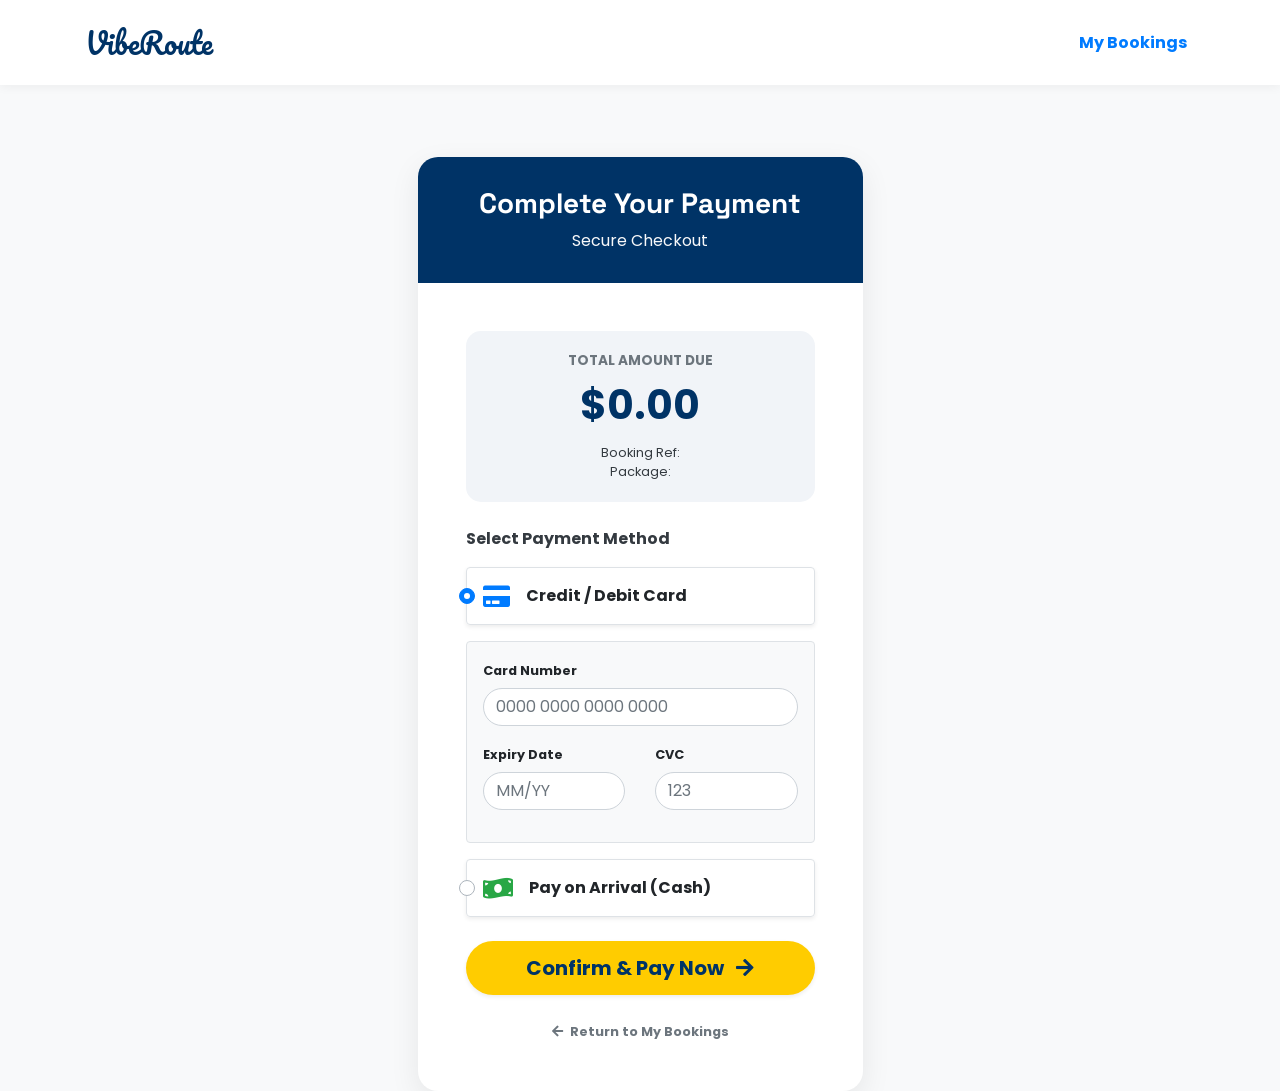
<file: src/main/resources/templates/payment.html>
<!DOCTYPE html>
<html xmlns:th="http://www.thymeleaf.org">
<head>
    <meta charset="UTF-8">
    <title>VibeRoute - Secure Payment</title>
    <link rel="stylesheet" href="https://stackpath.bootstrapcdn.com/bootstrap/4.5.2/css/bootstrap.min.css">
    <link rel="stylesheet" href="https://cdnjs.cloudflare.com/ajax/libs/font-awesome/5.15.3/css/all.min.css">
    <link href="https://fonts.googleapis.com/css2?family=Pacifico&family=Space+Grotesk:wght@300..700&family=Poppins:wght@300;400;600&display=swap" rel="stylesheet">
    <style>
        :root {
            --primary: #003366;
            --secondary: #ffcc00;
            --bg-light: #f8f9fa;
        }
        body { 
            font-family: 'Poppins', sans-serif; 
            background-color: var(--bg-light);
        }
        .navbar {
            background: #fff;
            box-shadow: 0 2px 10px rgba(0,0,0,0.05);
        }
        .navbar-brand {
            font-family: 'Pacifico', cursive;
            font-size: 1.8rem;
            color: var(--primary) !important;
        }
        .payment-card {
            border: none;
            border-radius: 20px;
            box-shadow: 0 10px 30px rgba(0,0,0,0.08);
            overflow: hidden;
        }
        .payment-header {
            background: var(--primary);
            color: white;
            padding: 30px;
            text-align: center;
        }
        .payment-header h3 {
            font-family: 'Space Grotesk', sans-serif;
            font-weight: 700;
        }
        .btn-custom {
            background: var(--secondary);
            color: var(--primary);
            font-weight: bold;
            border-radius: 50px;
            padding: 12px;
            transition: 0.3s;
            border: none;
        }
        .btn-custom:hover {
            background: #e6b800;
            transform: scale(1.02);
        }
        .summary-box {
            background: #f1f4f8;
            border-radius: 15px;
            padding: 20px;
            margin-bottom: 25px;
        }
        .price-tag {
            font-size: 2.5rem;
            font-weight: 700;
            color: var(--primary);
        }
    </style>
</head>
<body>
    <nav class="navbar navbar-expand-lg py-3">
        <div class="container">
            <a class="navbar-brand" th:href="@{/}">VibeRoute</a>
            <ul class="navbar-nav ml-auto">
                <li class="nav-item"><a class="nav-link font-weight-bold" th:href="@{/my-bookings}">My Bookings</a></li>
            </ul>
        </div>
    </nav>

    <div class="container mt-5 pt-4">
        <div class="row justify-content-center">
            <div class="col-md-6 col-lg-5">
                <div class="card payment-card">
                    <div class="payment-header">
                        <h3>Complete Your Payment</h3>
                        <p class="mb-0 text-light opacity-75">Secure Checkout</p>
                    </div>
                    <div class="card-body p-4 p-md-5">
                        
                        <div class="summary-box text-center">
                            <p class="text-muted mb-1 text-uppercase font-weight-bold" style="font-size: 0.85rem;">Total Amount Due</p>
                            <div class="price-tag" th:text="'$' + ${booking != null ? booking.totalAmount : '0.00'}">$0.00</div>
                            <p class="mb-0 mt-2 text-dark small" th:if="${booking != null}">
                                Booking Ref: <strong th:text="${booking.bookingId}"></strong><br>
                                Package: <strong th:text="${booking.packageId}"></strong>
                            </p>
                        </div>

                        <form th:action="@{/process-payment}" method="post">
                            <input type="hidden" name="bookingId" th:value="${booking != null ? booking.bookingId : ''}">
                            
                            <div class="form-group mb-4">
                                <label class="font-weight-bold text-dark mb-3">Select Payment Method</label>
                                
                                <div class="custom-control custom-radio mb-3 p-3 border rounded shadow-sm">
                                    <input type="radio" id="methodCard" name="method" value="Card" class="custom-control-input" required checked onchange="toggleCardDetails()">
                                    <label class="custom-control-label font-weight-bold d-flex align-items-center" for="methodCard">
                                        <i class="fas fa-credit-card text-primary mr-3" style="font-size: 1.5rem;"></i> Credit / Debit Card
                                    </label>
                                </div>
                                
                                <div id="cardDetails" class="bg-light p-3 rounded mb-3 border">
                                    <div class="form-group">
                                        <label class="small font-weight-bold">Card Number</label>
                                        <input type="text" class="form-control rounded-pill" placeholder="0000 0000 0000 0000" id="cardNumberInput" required>
                                    </div>
                                    <div class="row">
                                        <div class="col-6">
                                            <div class="form-group">
                                                <label class="small font-weight-bold">Expiry Date</label>
                                                <input type="text" class="form-control rounded-pill" placeholder="MM/YY" id="cardExpiryInput" required>
                                            </div>
                                        </div>
                                        <div class="col-6">
                                            <div class="form-group">
                                                <label class="small font-weight-bold">CVC</label>
                                                <input type="password" class="form-control rounded-pill" placeholder="123" id="cardCvcInput" required>
                                            </div>
                                        </div>
                                    </div>
                                </div>
                                
                                <div class="custom-control custom-radio p-3 border rounded shadow-sm">
                                    <input type="radio" id="methodCash" name="method" value="Cash" class="custom-control-input" required onchange="toggleCardDetails()">
                                    <label class="custom-control-label font-weight-bold d-flex align-items-center" for="methodCash">
                                        <i class="fas fa-money-bill-wave text-success mr-3" style="font-size: 1.5rem;"></i> Pay on Arrival (Cash)
                                    </label>
                                </div>
                            </div>

                            <button type="submit" class="btn btn-custom btn-block btn-lg shadow-sm mt-4">
                                Confirm & Pay Now <i class="fas fa-arrow-right ml-2"></i>
                            </button>
                        </form>
                        
                        <div class="text-center mt-4">
                            <a th:href="@{/my-bookings}" class="text-muted small font-weight-bold"><i class="fas fa-arrow-left mr-1"></i> Return to My Bookings</a>
                        </div>
                    </div>
                </div>
            </div>
        </div>
    </div>

    <script>
        function toggleCardDetails() {
            const cardDetails = document.getElementById('cardDetails');
            const methodCard = document.getElementById('methodCard');
            const cardInputs = document.querySelectorAll('#cardDetails input');
            
            if (methodCard.checked) {
                cardDetails.style.display = 'block';
                cardInputs.forEach(input => input.setAttribute('required', 'required'));
            } else {
                cardDetails.style.display = 'none';
                cardInputs.forEach(input => input.removeAttribute('required'));
            }
        }
        
        // Initialize state on load
        document.addEventListener("DOMContentLoaded", function() {
            toggleCardDetails();
        });
    </script>
</body>
</html>
</file>
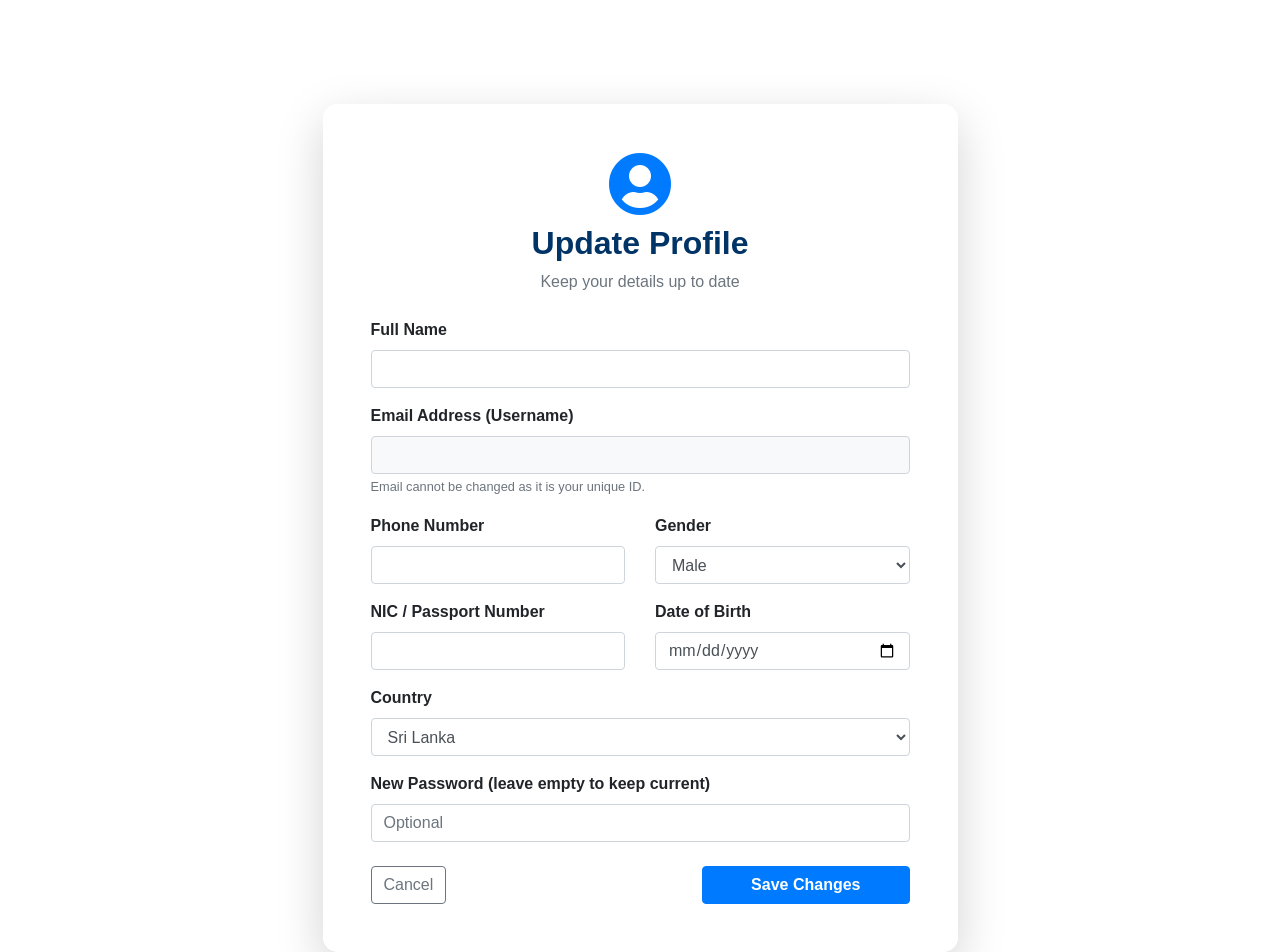
<file: src/main/resources/templates/profile.html>
<!DOCTYPE html>
<html xmlns:th="http://www.thymeleaf.org">
<head>
    <meta charset="UTF-8">
    <title>VibeRoute - My Profile</title>
    <link rel="stylesheet" href="https://stackpath.bootstrapcdn.com/bootstrap/4.5.2/css/bootstrap.min.css">
    <link rel="stylesheet" th:href="@{/css/styles.css}">
    <link href="https://fonts.googleapis.com/css2?family=Pacifico&display=swap" rel="stylesheet">
    <link rel="stylesheet" href="https://cdnjs.cloudflare.com/ajax/libs/font-awesome/5.15.3/css/all.min.css">
</head>
<body class="bg-register">
    <nav class="navbar navbar-expand-lg">
        <a class="navbar-brand" th:href="@{/}" style="font-family: 'Pacifico', cursive; color: white;">VibeRoute</a>
    </nav>

    <div class="container mt-5">
        <div class="row justify-content-center">
            <div class="col-md-7">
                <div class="card shadow-lg border-0" style="background: rgba(255, 255, 255, 0.95); border-radius: 15px;">
                    <div class="card-body p-5">
                        <div class="text-center mb-4">
                            <i class="fas fa-user-circle fa-4x text-primary mb-2"></i>
                            <h2 style="color: #003366; font-weight: bold;">Update Profile</h2>
                            <p class="text-muted">Keep your details up to date</p>
                        </div>
                        
                        <form th:action="@{/profile/update}" method="post" id="profileForm" th:object="${user}">
                            <div class="form-group">
                                <label class="font-weight-bold">Full Name</label>
                                <input type="text" th:field="*{fullName}" class="form-control" required>
                            </div>
                            
                            <div class="form-group">
                                <label class="font-weight-bold">Email Address (Username)</label>
                                <input type="email" th:field="*{username}" class="form-control bg-light" readonly>
                                <small class="text-muted">Email cannot be changed as it is your unique ID.</small>
                            </div>

                            <div class="row">
                                <div class="col-md-6">
                                    <div class="form-group">
                                        <label class="font-weight-bold">Phone Number</label>
                                        <input type="text" th:field="*{phone}" id="phone" class="form-control" required pattern="\d{10}">
                                        <div class="invalid-feedback">Phone number must be exactly 10 digits.</div>
                                    </div>
                                </div>
                                <div class="col-md-6">
                                    <div class="form-group">
                                        <label class="font-weight-bold">Gender</label>
                                        <select th:field="*{gender}" class="form-control" required>
                                            <option value="Male">Male</option>
                                            <option value="Female">Female</option>
                                            <option value="Other">Other</option>
                                        </select>
                                    </div>
                                </div>
                            </div>

                            <div class="row">
                                <div class="col-md-6">
                                    <div class="form-group">
                                        <label class="font-weight-bold">NIC / Passport Number</label>
                                        <input type="text" th:field="*{nicPassport}" id="nicPassport" class="form-control" required>
                                        <div class="invalid-feedback">NIC (12 digits) or Passport (1 letter + 7 digits) required.</div>
                                    </div>
                                </div>
                                <div class="col-md-6">
                                    <div class="form-group">
                                        <label class="font-weight-bold">Date of Birth</label>
                                        <input type="date" th:field="*{birthday}" id="birthday" class="form-control" required min="1950-01-01" max="2020-12-31">
                                    </div>
                                </div>
                            </div>

                            <div class="form-group">
                                <label class="font-weight-bold">Country</label>
                                <select th:field="*{country}" class="form-control" required>
                                    <option value="Sri Lanka">Sri Lanka</option>
                                    <option value="India">India</option>
                                    <option value="United Kingdom">United Kingdom</option>
                                    <option value="United States">USA</option>
                                    <option value="Australia">Australia</option>
                                    <option value="Canada">Canada</option>
                                    <option value="Germany">Germany</option>
                                    <option value="France">France</option>
                                    <option value="Japan">Japan</option>
                                    <option value="United Arab Emirates">UAE</option>
                                </select>
                            </div>

                            <div class="form-group">
                                <label class="font-weight-bold">New Password (leave empty to keep current)</label>
                                <input type="password" name="newPassword" class="form-control" placeholder="Optional">
                                <input type="hidden" th:field="*{password}">
                            </div>

                            <div class="d-flex justify-content-between align-items-center mt-4">
                                <a th:href="@{/}" class="btn btn-outline-secondary">Cancel</a>
                                <button type="submit" class="btn btn-primary font-weight-bold px-5">Save Changes</button>
                            </div>
                        </form>
                    </div>
                </div>
            </div>
        </div>
    </div>

    <script>
        document.getElementById('profileForm').addEventListener('submit', function(event) {
            let valid = true;
            const form = event.target;
            
            // Phone validation
            const phone = document.getElementById('phone');
            if (!phone.value.match(/^\d{10}$/)) {
                phone.classList.add('is-invalid');
                valid = false;
            } else {
                phone.classList.remove('is-invalid');
            }

            // NIC/Passport validation
            const nic = document.getElementById('nicPassport');
            const nicVal = nic.value;
            const nicPattern = /^\d{12}$/;
            const passportPattern = /^[A-Z]{1}\d{7}$/i;
            if (!nicVal.match(nicPattern) && !nicVal.match(passportPattern)) {
                nic.classList.add('is-invalid');
                valid = false;
            } else {
                nic.classList.remove('is-invalid');
            }

            if (!valid || !form.checkValidity()) {
                event.preventDefault();
                event.stopPropagation();
            }
            form.classList.add('was-validated');
        }, false);
    </script>
</body>
</html>
</file>
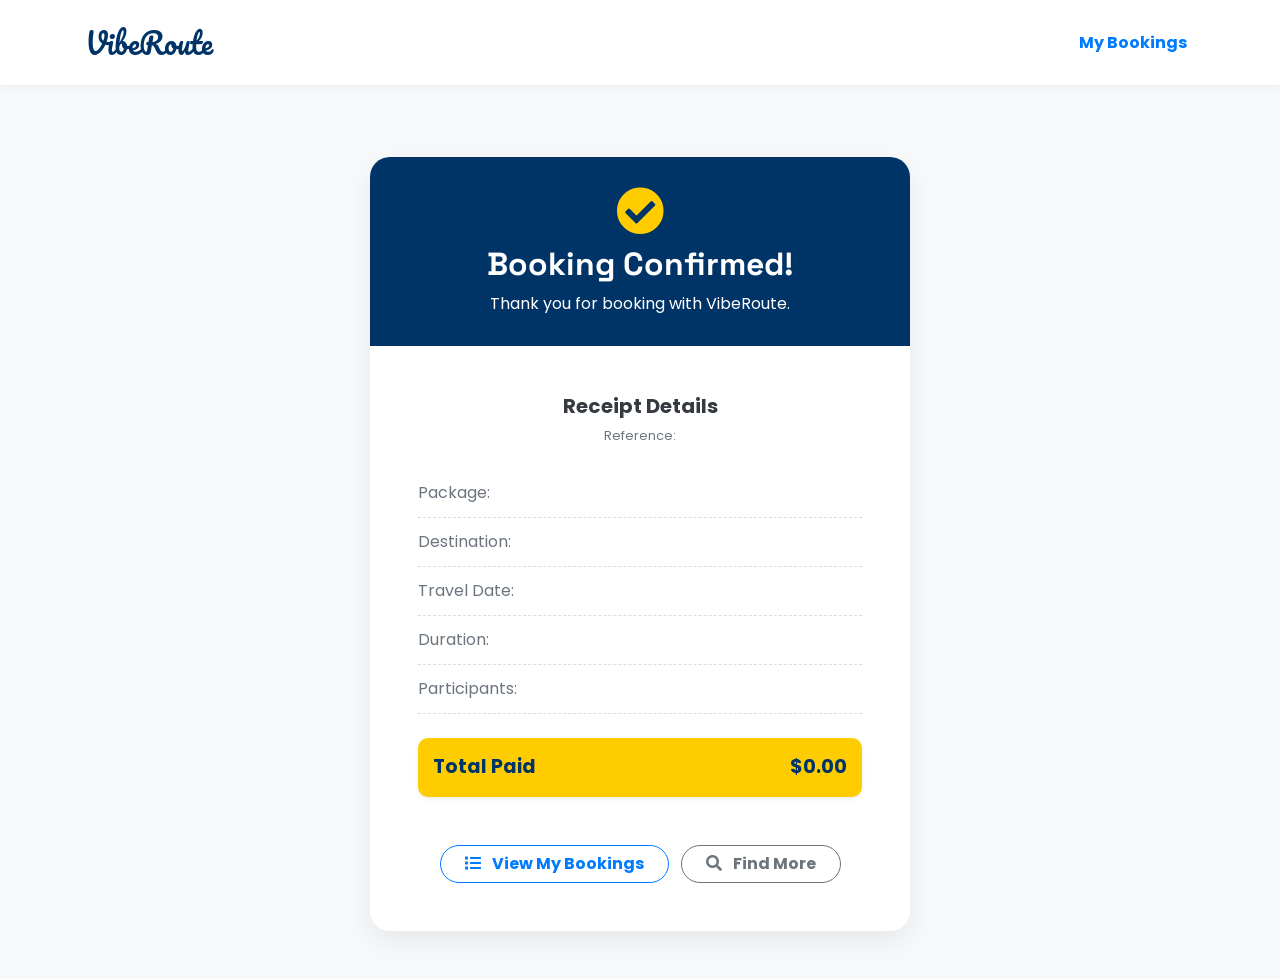
<file: src/main/resources/templates/receipt.html>
<!DOCTYPE html>
<html xmlns:th="http://www.thymeleaf.org">
<head>
    <meta charset="UTF-8">
    <title>VibeRoute - Booking Receipt</title>
    <link rel="stylesheet" href="https://stackpath.bootstrapcdn.com/bootstrap/4.5.2/css/bootstrap.min.css">
    <link rel="stylesheet" href="https://cdnjs.cloudflare.com/ajax/libs/font-awesome/5.15.3/css/all.min.css">
    <link href="https://fonts.googleapis.com/css2?family=Pacifico&family=Space+Grotesk:wght@300..700&family=Poppins:wght@300;400;600&display=swap" rel="stylesheet">
    <style>
        :root {
            --primary: #003366;
            --secondary: #ffcc00;
            --bg-light: #f8f9fa;
        }
        body { 
            font-family: 'Poppins', sans-serif; 
            background-color: var(--bg-light);
        }
        .navbar {
            background: #fff;
            box-shadow: 0 2px 10px rgba(0,0,0,0.05);
        }
        .navbar-brand {
            font-family: 'Pacifico', cursive;
            font-size: 1.8rem;
            color: var(--primary) !important;
        }
        .receipt-card {
            border: none;
            border-radius: 20px;
            box-shadow: 0 10px 30px rgba(0,0,0,0.08);
            overflow: hidden;
            background: white;
        }
        .receipt-header {
            background: var(--primary);
            color: white;
            padding: 30px;
            text-align: center;
        }
        .receipt-header h2 {
            font-family: 'Space Grotesk', sans-serif;
            font-weight: 700;
        }
        .receipt-icon {
            font-size: 3rem;
            color: var(--secondary);
            margin-bottom: 10px;
        }
        .info-row {
            border-bottom: 1px dashed #ddd;
            padding: 12px 0;
            display: flex;
            justify-content: space-between;
        }
        .info-row:last-child {
            border-bottom: none;
        }
        .total-box {
            background: var(--secondary);
            color: var(--primary);
            padding: 15px;
            border-radius: 10px;
            font-weight: bold;
            font-size: 1.2rem;
            display: flex;
            justify-content: space-between;
        }
    </style>
</head>
<body>
    <nav class="navbar navbar-expand-lg py-3">
        <div class="container">
            <a class="navbar-brand" th:href="@{/}">VibeRoute</a>
            <ul class="navbar-nav ml-auto">
                <li class="nav-item"><a class="nav-link font-weight-bold" th:href="@{/my-bookings}">My Bookings</a></li>
            </ul>
        </div>
    </nav>

    <div class="container mt-5 pt-4 mb-5">
        <div class="row justify-content-center">
            <div class="col-md-8 col-lg-6">
                <div class="receipt-card">
                    <div class="receipt-header">
                        <i class="fas fa-check-circle receipt-icon"></i>
                        <h2>Booking Confirmed!</h2>
                        <p class="mb-0">Thank you for booking with VibeRoute.</p>
                    </div>
                    <div class="card-body p-4 p-md-5">
                        
                        <div class="text-center mb-4">
                            <h5 class="font-weight-bold text-dark">Receipt Details</h5>
                            <p class="text-muted small">Reference: <strong th:text="${booking.bookingId}"></strong></p>
                            <span class="badge badge-success px-3 py-2 text-uppercase shadow-sm" th:text="${booking.status}"></span>
                        </div>

                        <div class="info-row">
                            <span class="text-muted">Package:</span>
                            <strong th:text="${tourPackage != null ? tourPackage.title : booking.packageId}"></strong>
                        </div>
                        <div class="info-row">
                            <span class="text-muted">Destination:</span>
                            <strong th:text="${tourPackage != null ? tourPackage.destination : 'N/A'}"></strong>
                        </div>
                        <div class="info-row">
                            <span class="text-muted">Travel Date:</span>
                            <strong th:text="${booking.travelDate}"></strong>
                        </div>
                        <div class="info-row">
                            <span class="text-muted">Duration:</span>
                            <strong th:text="${duration}"></strong>
                        </div>
                        <div class="info-row">
                            <span class="text-muted">Participants:</span>
                            <strong th:text="${booking.participants}"></strong>
                        </div>

                        <div class="total-box mt-4 shadow-sm">
                            <span>Total Paid</span>
                            <span th:text="'$' + ${booking.totalAmount}">$0.00</span>
                        </div>

                        <div class="text-center mt-5">
                            <a th:href="@{/my-bookings}" class="btn btn-outline-primary rounded-pill px-4 font-weight-bold"><i class="fas fa-list mr-2"></i> View My Bookings</a>
                            <a th:href="@{/packages}" class="btn btn-outline-secondary rounded-pill px-4 font-weight-bold ml-2"><i class="fas fa-search mr-2"></i> Find More</a>
                        </div>
                        
                    </div>
                </div>
            </div>
        </div>
    </div>
</body>
</html>
</file>
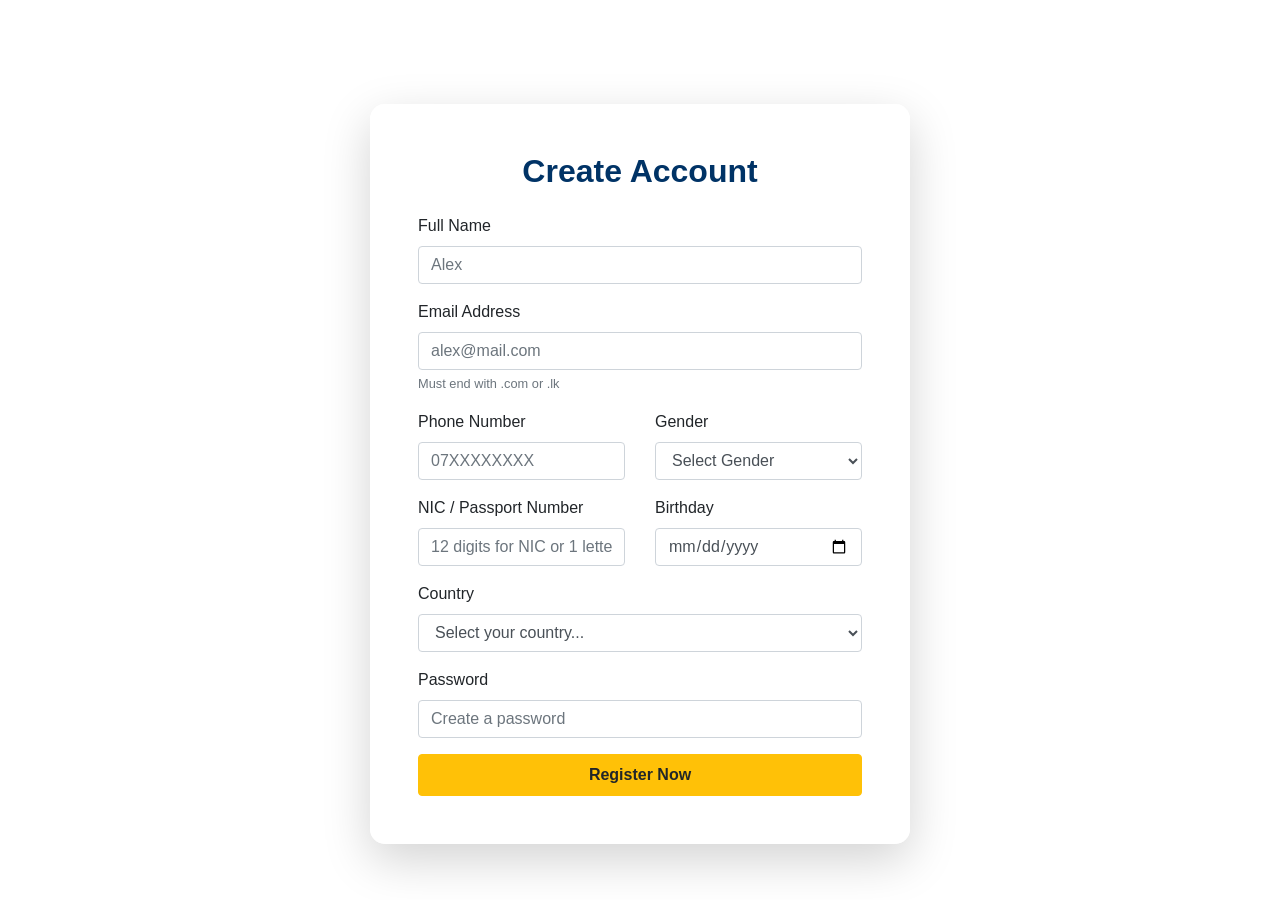
<file: src/main/resources/templates/register_page.html>
<!DOCTYPE html>
<html xmlns:th="http://www.thymeleaf.org">
<head>
    <meta charset="UTF-8">
    <title>VibeRoute - Create Account</title>
    <link rel="stylesheet" href="https://stackpath.bootstrapcdn.com/bootstrap/4.5.2/css/bootstrap.min.css">
    <link rel="stylesheet" th:href="@{/css/styles.css}">
    <link href="https://fonts.googleapis.com/css2?family=Pacifico&display=swap" rel="stylesheet">
</head>
<body class="bg-register">
    <nav class="navbar navbar-expand-lg">
        <a class="navbar-brand" th:href="@{/}" style="font-family: 'Pacifico', cursive; color: white;">VibeRoute</a>
    </nav>

    <div class="container mt-5">
        <div class="row justify-content-center">
            <div class="col-md-6">
                <div class="card shadow-lg border-0" style="background: rgba(255, 255, 255, 0.9); border-radius: 15px;">
                    <div class="card-body p-5">
                        <h2 class="text-center mb-4" style="color: #003366; font-weight: bold;">Create Account</h2>
                        <form th:action="@{/register}" method="post" id="regForm">
                            <div class="form-group">
                                <label>Full Name</label>
                                <input type="text" name="fullName" class="form-control" placeholder="Alex" required>
                                <div class="invalid-feedback">Please enter your full name.</div>
                            </div>
                            <div class="form-group">
                                <label>Email Address</label>
                                <input type="email" name="username" id="email" class="form-control" placeholder="alex@mail.com" required 
                                       pattern=".*(\.com|\.lk)$">
                                <small class="form-text text-muted">Must end with .com or .lk</small>
                                <div class="invalid-feedback">Email must end with .com or .lk</div>
                            </div>
                            <div class="row">
                                <div class="col-md-6">
                                    <div class="form-group">
                                        <label>Phone Number</label>
                                        <input type="text" name="phone" id="phone" class="form-control" placeholder="07XXXXXXXX" required
                                               pattern="\d{10}">
                                        <div class="invalid-feedback">Phone number must be exactly 10 digits.</div>
                                    </div>
                                </div>
                                <div class="col-md-6">
                                    <div class="form-group">
                                        <label>Gender</label>
                                        <select name="gender" class="form-control" required>
                                            <option value="" disabled selected>Select Gender</option>
                                            <option value="Male">Male</option>
                                            <option value="Female">Female</option>
                                            <option value="Other">Other</option>
                                        </select>
                                    </div>
                                </div>
                            </div>
                            <div class="row">
                                <div class="col-md-6">
                                    <div class="form-group">
                                        <label>NIC / Passport Number</label>
                                        <input type="text" name="nicPassport" id="nicPassport" class="form-control" placeholder="12 digits for NIC or 1 letter + 7 digits for Passport" required>
                                        <div class="invalid-feedback" id="nicFeedback">NIC must be 12 digits, Passport must be 1 letter + 7 digits.</div>
                                    </div>
                                </div>
                                <div class="col-md-6">
                                    <div class="form-group">
                                        <label>Birthday</label>
                                        <input type="date" name="birthday" id="birthday" class="form-control" required
                                               min="1950-01-01" max="2020-12-31">
                                        <div class="invalid-feedback">Birthday must be between 1950 and 2020.</div>
                                    </div>
                                </div>
                            </div>
                            <div class="form-group">
                                <label>Country</label>
                                <select name="country" class="form-control" required>
                                    <option value="" disabled selected>Select your country...</option>
                                    <option value="Sri Lanka">Sri Lanka</option>
                                    <option value="India">India</option>
                                    <option value="United Kingdom">United Kingdom</option>
                                    <option value="United States">USA</option>
                                    <option value="Australia">Australia</option>
                                    <option value="Canada">Canada</option>
                                    <option value="Germany">Germany</option>
                                    <option value="France">France</option>
                                    <option value="Japan">Japan</option>
                                    <option value="United Arab Emirates">UAE</option>
                                </select>
                            </div>
                            <div class="form-group">
                                <label>Password</label>
                                <input type="password" name="password" class="form-control" placeholder="Create a password" required>
                            </div>
                            <button type="submit" class="btn btn-warning btn-block font-weight-bold py-2 mt-3">Register Now</button>
                        </form>

                        <script>
                            document.getElementById('regForm').addEventListener('submit', function(event) {
                                let valid = true;
                                const form = event.target;
                                
                                // Email validation
                                const email = document.getElementById('email');
                                if (!email.value.match(/.*(\.com|\.lk)$/)) {
                                    email.classList.add('is-invalid');
                                    valid = false;
                                } else {
                                    email.classList.remove('is-invalid');
                                }

                                // Phone validation
                                const phone = document.getElementById('phone');
                                if (!phone.value.match(/^\d{10}$/)) {
                                    phone.classList.add('is-invalid');
                                    valid = false;
                                } else {
                                    phone.classList.remove('is-invalid');
                                }

                                // NIC/Passport validation
                                const nic = document.getElementById('nicPassport');
                                const nicVal = nic.value;
                                const nicPattern = /^\d{12}$/;
                                const passportPattern = /^[A-Z]{1}\d{7}$/i;
                                if (!nicVal.match(nicPattern) && !nicVal.match(passportPattern)) {
                                    nic.classList.add('is-invalid');
                                    valid = false;
                                } else {
                                    nic.classList.remove('is-invalid');
                                }

                                // Birthday validation
                                const bday = document.getElementById('birthday');
                                const bdayVal = new Date(bday.value);
                                const minDate = new Date('1950-01-01');
                                const maxDate = new Date('2020-12-31');
                                if (bdayVal < minDate || bdayVal > maxDate) {
                                    bday.classList.add('is-invalid');
                                    valid = false;
                                } else {
                                    bday.classList.remove('is-invalid');
                                }

                                if (!valid || !form.checkValidity()) {
                                    event.preventDefault();
                                    event.stopPropagation();
                                }
                                form.classList.add('was-validated');
                            }, false);
                        </script>
                    </div>
                </div>
            </div>
        </div>
    </div>
</body>
</html>
</file>
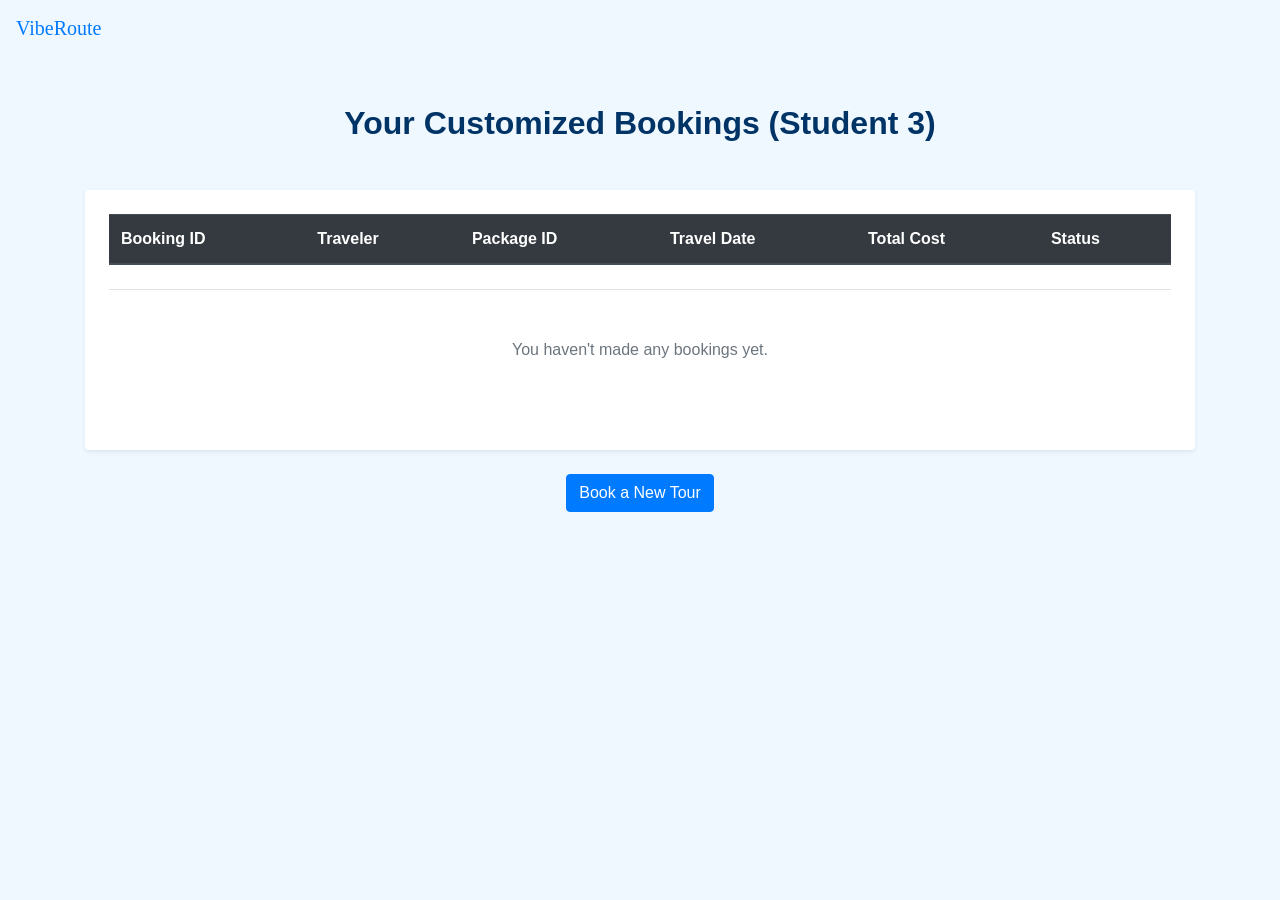
<file: src/main/resources/templates/viewDetails.html>
<!DOCTYPE html>
<html xmlns:th="http://www.thymeleaf.org">
<head>
    <meta charset="UTF-8">
    <title>VibeRoute - My Bookings</title>
    <link rel="stylesheet" href="https://stackpath.bootstrapcdn.com/bootstrap/4.5.2/css/bootstrap.min.css">
    <link rel="stylesheet" th:href="@{/css/styles.css}">
</head>
<body style="background: #f0f8ff;">
    <nav class="navbar navbar-expand-lg">
        <a class="navbar-brand" th:href="@{/}" style="font-family: 'Pacifico';">VibeRoute</a>
    </nav>

    <div class="container mt-5">
        <h2 class="text-center mb-5" style="color: #003366; font-weight: bold;">Your Customized Bookings (Student 3)</h2>
        
        <div class="table-responsive bg-white p-4 shadow-sm rounded">
            <table class="table table-hover">
                <thead class="thead-dark">
                    <tr>
                        <th>Booking ID</th>
                        <th>Traveler</th>
                        <th>Package ID</th>
                        <th>Travel Date</th>
                        <th>Total Cost</th>
                        <th>Status</th>
                    </tr>
                </thead>
                <tbody>
                    <tr th:each="b : ${bookings}">
                        <td th:text="${b.bookingId}" class="font-weight-bold"></td>
                        <td th:text="${b.username}"></td>
                        <td th:text="${b.packageId}"></td>
                        <td th:text="${b.travelDate}"></td>
                        <td th:text="'$' + ${b.totalAmount}" class="text-success font-weight-bold"></td>
                        <td><span class="badge badge-info" th:text="${b.status}"></span></td>
                    </tr>
                    <tr th:if="${#lists.isEmpty(bookings)}">
                        <td colspan="6" class="text-center py-5 text-muted">You haven't made any bookings yet.</td>
                    </tr>
                </tbody>
            </table>
        </div>
        <div class="text-center mt-4">
            <a th:href="@{/packages}" class="btn btn-primary">Book a New Tour</a>
        </div>
    </div>
</body>
</html>
</file>
